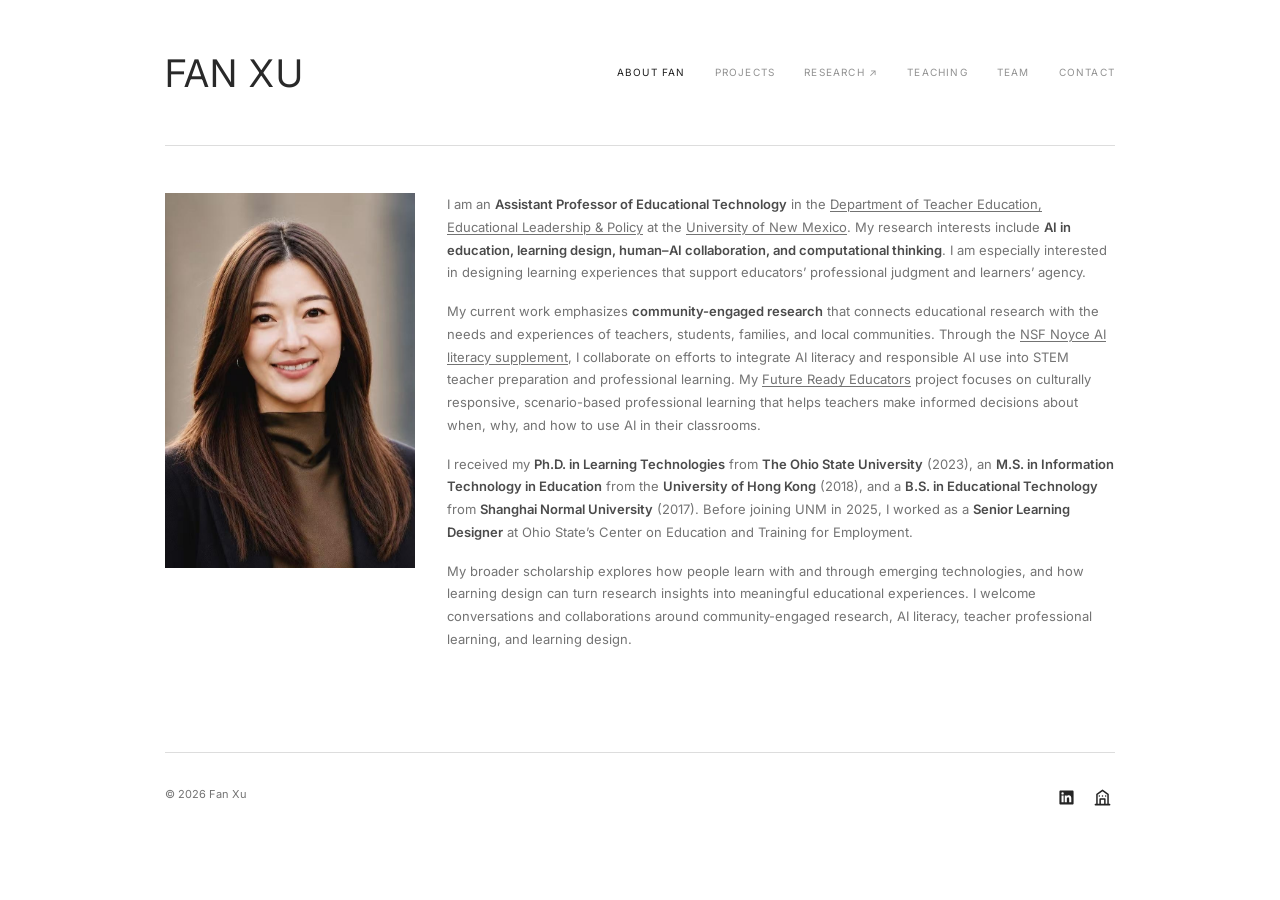
<file: index.html>
<!DOCTYPE html>

<html lang="en"><head><meta charset="utf-8"/><meta content="width=device-width,initial-scale=1" name="viewport"/><meta content="Fan Xu, Ph.D., Assistant Professor of Educational Technology at the University of New Mexico." name="description"/><title>About | Fan Xu</title><link href="style.css" rel="stylesheet"/><link href="favicon.svg" rel="icon" type="image/svg+xml"/></head><body><div class="site"><header class="header"><a class="wordmark" href="index.html">FAN XU</a><button aria-expanded="false" aria-label="Toggle navigation" class="menu">MENU</button><nav aria-label="Main navigation" class="nav"><a class="active" href="index.html">About Fan</a><a href="projects.html">Projects</a><a href="https://scholar.google.com/citations?user=4H2cnKAAAAAJ&amp;hl=en" rel="noopener noreferrer" target="_blank">Research ↗</a><a href="teaching.html">Teaching</a><a href="team.html">Team</a><a href="contact.html">Contact</a></nav></header><main><div class="about-grid"><div class="portrait-wrap"><img alt="Portrait of Fan Xu" class="portrait-photo" loading="eager" src="assets/fan-xu-portrait.jpg"/></div><div class="prose"><p>I am an <strong>Assistant Professor of Educational Technology</strong> in the <a href="https://coehs.unm.edu/departments-programs/teelp/index.html">Department of Teacher Education, Educational Leadership &amp; Policy</a> at the <a href="https://www.unm.edu/">University of New Mexico</a>. My research interests include <strong>AI in education, learning design, human–AI collaboration, and computational thinking</strong>. I am especially interested in designing learning experiences that support educators’ professional judgment and learners’ agency.</p><p>My current work emphasizes <strong>community-engaged research</strong> that connects educational research with the needs and experiences of teachers, students, families, and local communities. Through the <a href="project-nsf-noyce.html">NSF Noyce AI literacy supplement</a>, I collaborate on efforts to integrate AI literacy and responsible AI use into STEM teacher preparation and professional learning. My <a href="project-future-ready-educators.html">Future Ready Educators</a> project focuses on culturally responsive, scenario-based professional learning that helps teachers make informed decisions about when, why, and how to use AI in their classrooms.</p><p>I received my <strong>Ph.D. in Learning Technologies</strong> from <strong>The Ohio State University</strong> (2023), an <strong>M.S. in Information Technology in Education</strong> from the <strong>University of Hong Kong</strong> (2018), and a <strong>B.S. in Educational Technology</strong> from <strong>Shanghai Normal University</strong> (2017). Before joining UNM in 2025, I worked as a <strong>Senior Learning Designer</strong> at Ohio State’s Center on Education and Training for Employment.</p><p>My broader scholarship explores how people learn with and through emerging technologies, and how learning design can turn research insights into meaningful educational experiences. I welcome conversations and collaborations around community-engaged research, AI literacy, teacher professional learning, and learning design.</p></div></div></main><footer><span>© <span id="year">2026</span> Fan Xu</span><div><a aria-label="Fan Xu on LinkedIn" class="footer-icon" href="https://www.linkedin.com/in/fan-xu-osu3849/" rel="noopener noreferrer" target="_blank" title="Fan Xu on LinkedIn"><svg aria-hidden="true" fill="currentColor" height="17" viewbox="0 0 24 24" width="17"><path d="M20.45 2H3.55C2.69 2 2 2.68 2 3.52v16.96c0 .84.69 1.52 1.55 1.52h16.9c.86 0 1.55-.68 1.55-1.52V3.52C22 2.68 21.31 2 20.45 2ZM7.93 18.75H4.98V9.2h2.95v9.55ZM6.46 7.9a1.71 1.71 0 1 1 0-3.42 1.71 1.71 0 0 1 0 3.42Zm12.29 10.85H15.8v-4.64c0-1.11-.02-2.54-1.55-2.54-1.55 0-1.79 1.21-1.79 2.46v4.72H9.51V9.2h2.83v1.3h.04c.4-.75 1.36-1.54 2.79-1.54 2.99 0 3.58 1.97 3.58 4.53v5.26Z"></path></svg></a><a aria-label="Fan Xu UNM faculty profile" class="footer-icon" href="https://coehs.unm.edu/faculty-staff/profiles/xu-fan.html" rel="noopener noreferrer" target="_blank" title="Fan Xu — UNM Faculty Profile"><svg aria-hidden="true" fill="none" height="19" stroke="currentColor" stroke-linecap="round" stroke-linejoin="round" stroke-width="1.9" viewbox="0 0 24 24" width="19"><path d="M3 21h18M5 21V8l7-5 7 5v13M9 21v-7h6v7M8 10h.01M12 10h.01M16 10h.01"></path></svg></a></div></footer></div><script src="script.js"></script></body></html>
</file>
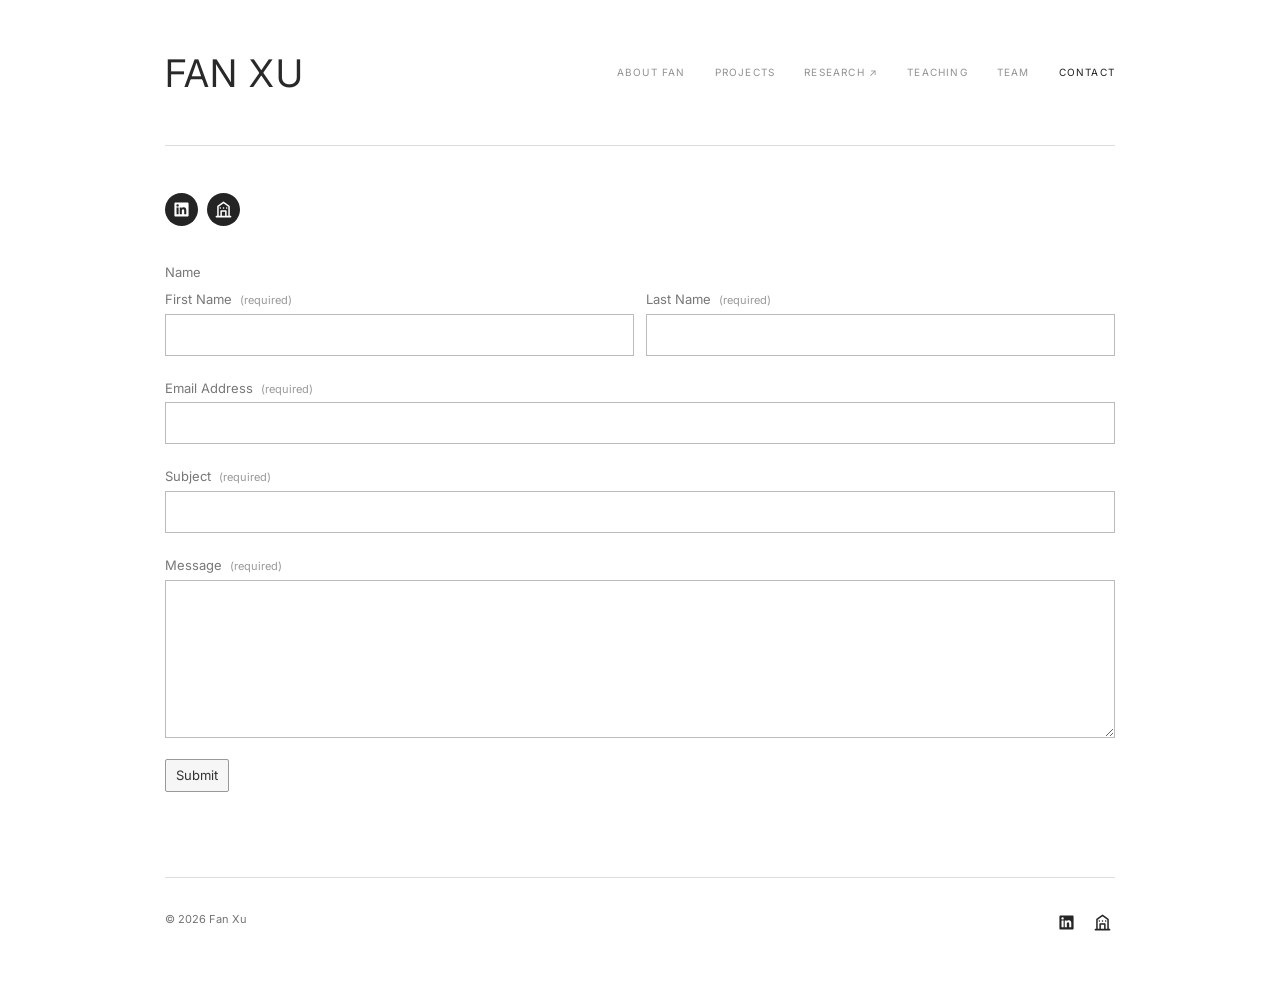
<file: contact.html>
<!DOCTYPE html>

<html lang="en"><head><meta charset="utf-8"/><meta content="width=device-width,initial-scale=1" name="viewport"/><meta content="Fan Xu, Ph.D., Assistant Professor of Educational Technology at the University of New Mexico." name="description"/><title>Contact | Fan Xu</title><link href="style.css" rel="stylesheet"/><link href="favicon.svg" rel="icon" type="image/svg+xml"/></head><body><div class="site"><header class="header"><a class="wordmark" href="index.html">FAN XU</a><button aria-expanded="false" aria-label="Toggle navigation" class="menu">MENU</button><nav aria-label="Main navigation" class="nav"><a href="index.html">About Fan</a><a href="projects.html">Projects</a><a href="https://scholar.google.com/citations?user=4H2cnKAAAAAJ&amp;hl=en" rel="noopener noreferrer" target="_blank">Research ↗</a><a href="teaching.html">Teaching</a><a href="team.html">Team</a><a class="active" href="contact.html">Contact</a></nav></header><main><div class="contact-social"><a aria-label="LinkedIn" href="https://www.linkedin.com/in/fan-xu-osu3849/" rel="noopener noreferrer" target="_blank" title="LinkedIn"><svg aria-hidden="true" fill="currentColor" height="17" viewbox="0 0 24 24" width="17"><path d="M20.45 2H3.55C2.69 2 2 2.68 2 3.52v16.96c0 .84.69 1.52 1.55 1.52h16.9c.86 0 1.55-.68 1.55-1.52V3.52C22 2.68 21.31 2 20.45 2ZM7.93 18.75H4.98V9.2h2.95v9.55ZM6.46 7.9a1.71 1.71 0 1 1 0-3.42 1.71 1.71 0 0 1 0 3.42Zm12.29 10.85H15.8v-4.64c0-1.11-.02-2.54-1.55-2.54-1.55 0-1.79 1.21-1.79 2.46v4.72H9.51V9.2h2.83v1.3h.04c.4-.75 1.36-1.54 2.79-1.54 2.99 0 3.58 1.97 3.58 4.53v5.26Z"></path></svg></a><a aria-label="UNM faculty profile" href="https://coehs.unm.edu/faculty-staff/profiles/xu-fan.html" rel="noopener noreferrer" target="_blank" title="UNM faculty profile"><svg aria-hidden="true" fill="none" height="19" stroke="currentColor" stroke-linecap="round" stroke-linejoin="round" stroke-width="1.9" viewbox="0 0 24 24" width="19"><path d="M3 21h18M5 21V8l7-5 7 5v13M9 21v-7h6v7M8 10h.01M12 10h.01M16 10h.01"></path></svg></a></div><form action="https://formsubmit.co/xufan.osu@outlook.com" class="contact-form" method="POST"><input name="_subject" type="hidden" value="New message from Fan Xu academic website"/><input name="_captcha" type="hidden" value="true"/><input aria-hidden="true" autocomplete="off" class="form-honey" name="_honey" tabindex="-1" type="text"/><div class="field-group"><div class="field-heading">Name</div><div class="name-row"><label>First Name <span>(required)</span><input autocomplete="given-name" name="First Name" required="" type="text"/></label><label>Last Name <span>(required)</span><input autocomplete="family-name" name="Last Name" required="" type="text"/></label></div></div><label class="field-group">Email Address <span>(required)</span><input autocomplete="email" name="email" required="" type="email"/></label><label class="field-group">Subject <span>(required)</span><input name="Subject" required="" type="text"/></label><label class="field-group">Message <span>(required)</span><textarea name="Message" required="" rows="6"></textarea></label><button class="form-submit" type="submit">Submit</button></form></main><footer><span>© <span id="year">2026</span> Fan Xu</span><div><a aria-label="Fan Xu on LinkedIn" class="footer-icon" href="https://www.linkedin.com/in/fan-xu-osu3849/" rel="noopener noreferrer" target="_blank" title="Fan Xu on LinkedIn"><svg aria-hidden="true" fill="currentColor" height="17" viewbox="0 0 24 24" width="17"><path d="M20.45 2H3.55C2.69 2 2 2.68 2 3.52v16.96c0 .84.69 1.52 1.55 1.52h16.9c.86 0 1.55-.68 1.55-1.52V3.52C22 2.68 21.31 2 20.45 2ZM7.93 18.75H4.98V9.2h2.95v9.55ZM6.46 7.9a1.71 1.71 0 1 1 0-3.42 1.71 1.71 0 0 1 0 3.42Zm12.29 10.85H15.8v-4.64c0-1.11-.02-2.54-1.55-2.54-1.55 0-1.79 1.21-1.79 2.46v4.72H9.51V9.2h2.83v1.3h.04c.4-.75 1.36-1.54 2.79-1.54 2.99 0 3.58 1.97 3.58 4.53v5.26Z"></path></svg></a><a aria-label="Fan Xu UNM faculty profile" class="footer-icon" href="https://coehs.unm.edu/faculty-staff/profiles/xu-fan.html" rel="noopener noreferrer" target="_blank" title="Fan Xu — UNM Faculty Profile"><svg aria-hidden="true" fill="none" height="19" stroke="currentColor" stroke-linecap="round" stroke-linejoin="round" stroke-width="1.9" viewbox="0 0 24 24" width="19"><path d="M3 21h18M5 21V8l7-5 7 5v13M9 21v-7h6v7M8 10h.01M12 10h.01M16 10h.01"></path></svg></a></div></footer></div><script src="script.js"></script></body></html>
</file>
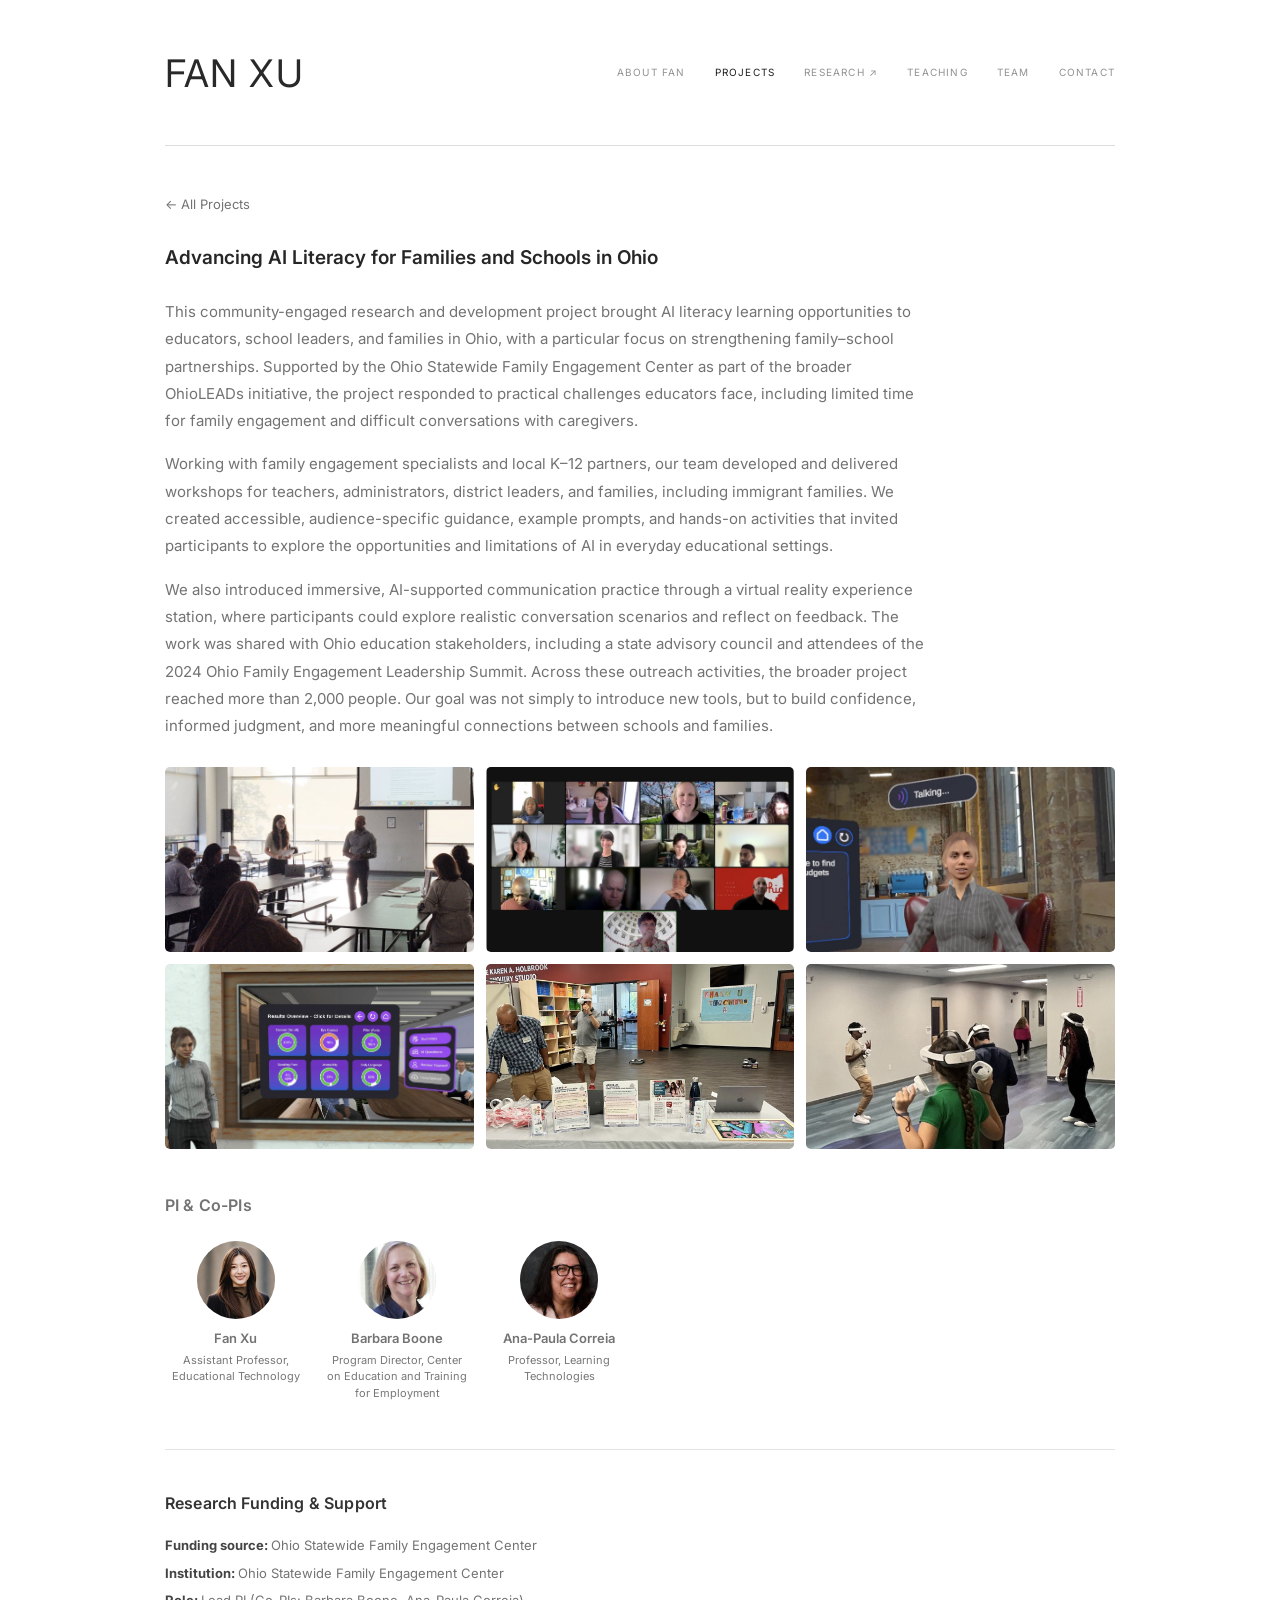
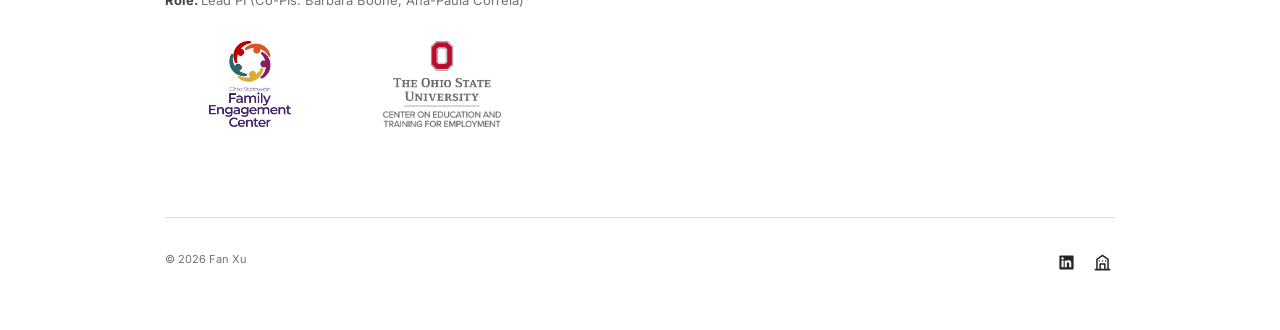
<file: project-family-ai-literacy.html>
<!DOCTYPE html>

<html lang="en"><head><meta charset="utf-8"/><meta content="width=device-width,initial-scale=1" name="viewport"/><meta content="Fan Xu, Ph.D., Assistant Professor of Educational Technology at the University of New Mexico." name="description"/><title>AI Literacy for Families | Fan Xu</title><link href="style.css" rel="stylesheet"/><link href="favicon.svg" rel="icon" type="image/svg+xml"/></head><body><div class="site"><header class="header"><a class="wordmark" href="index.html">FAN XU</a><button aria-expanded="false" aria-label="Toggle navigation" class="menu">MENU</button><nav aria-label="Main navigation" class="nav"><a href="index.html">About Fan</a><a class="active" href="projects.html">Projects</a><a href="https://scholar.google.com/citations?user=4H2cnKAAAAAJ&amp;hl=en" rel="noopener noreferrer" target="_blank">Research ↗</a><a href="teaching.html">Teaching</a><a href="team.html">Team</a><a href="contact.html">Contact</a></nav></header><main><p class="back-link"><a href="projects.html">← All Projects</a></p><h1 class="section-title">Advancing AI Literacy for Families and Schools in Ohio</h1><p class="project-summary">This community-engaged research and development project brought AI literacy learning opportunities to educators, school leaders, and families in Ohio, with a particular focus on strengthening family–school partnerships. Supported by the Ohio Statewide Family Engagement Center as part of the broader OhioLEADs initiative, the project responded to practical challenges educators face, including limited time for family engagement and difficult conversations with caregivers.</p><p class="project-summary">Working with family engagement specialists and local K–12 partners, our team developed and delivered workshops for teachers, administrators, district leaders, and families, including immigrant families. We created accessible, audience-specific guidance, example prompts, and hands-on activities that invited participants to explore the opportunities and limitations of AI in everyday educational settings.</p><p class="project-summary">We also introduced immersive, AI-supported communication practice through a virtual reality experience station, where participants could explore realistic conversation scenarios and reflect on feedback. The work was shared with Ohio education stakeholders, including a state advisory council and attendees of the 2024 Ohio Family Engagement Leadership Summit. Across these outreach activities, the broader project reached more than 2,000 people. Our goal was not simply to introduce new tools, but to build confidence, informed judgment, and more meaningful connections between schools and families.</p><section aria-label="Project workshop and virtual reality station photographs" class="family-photo-gallery"><figure><img alt="Facilitators leading an AI literacy workshop for educators and families" loading="lazy" src="assets/family-workshop-room.jpg"/></figure><figure><img alt="Online AI literacy workshop session with educators and family engagement partners" loading="lazy" src="assets/family-zoom-workshop.jpg"/></figure><figure><img alt="AI-supported virtual reality conversation practice with a virtual avatar" loading="lazy" src="assets/vr-avatar.jpg"/></figure><figure><img alt="Virtual reality feedback dashboard showing results for content, eye contact, filler words, and speaking pace" loading="lazy" src="assets/vr-results.jpg"/></figure><figure><img alt="Virtual reality experience station and AI literacy guides on a resource table" loading="lazy" src="assets/vr-table.jpg"/></figure><figure><img alt="Participants trying virtual reality headsets during an outreach event" loading="lazy" src="assets/vr-headsets.jpg"/></figure></section><section class="collaborators-detail"><h2>PI &amp; Co-PIs</h2><div class="copi-grid"><a class="copi-card" href="https://coehs.unm.edu/faculty-staff/profiles/xu-fan.html" rel="noopener noreferrer" target="_blank"><img alt="Fan Xu portrait" loading="lazy" onerror="this.style.display='none';this.nextElementSibling.style.display='flex';" src="assets/fan-xu-portrait.jpg"/><div aria-label="Portrait not yet available for Fan Xu" class="team-photo-fallback" style="display:none">FX</div><strong>Fan Xu</strong><span>Assistant Professor, Educational Technology</span></a><a class="copi-card" href="https://ehe.osu.edu/directory?id=boone.32" rel="noopener noreferrer" target="_blank"><img alt="Barbara Boone portrait" loading="lazy" src="assets/barbara-boone.jpg"/><strong>Barbara Boone</strong><span>Program Director, Center on Education and Training for Employment</span></a><a class="copi-card" href="https://www.ana-paulacorreia.com/" rel="noopener noreferrer" target="_blank"><img alt="Ana-Paula Correia portrait" loading="lazy" src="assets/ana-paula-correia.jpg"/><strong>Ana-Paula Correia</strong><span>Professor, Learning Technologies</span></a></div></section><section class="funding-detail"><h2>Research Funding &amp; Support</h2><div class="funding-source"><div><p><strong>Funding source: </strong>Ohio Statewide Family Engagement Center</p><p><strong>Institution: </strong>Ohio Statewide Family Engagement Center</p><p><strong>Role: </strong>Lead PI (Co-PIs: Barbara Boone, Ana-Paula Correia)</p></div></div><div class="sponsor-logos ohio-family-sponsor-logos"><a class="partner-logo-link" href="https://ohiofamiliesengage.osu.edu/" rel="noopener noreferrer" target="_blank"><img alt="Ohio Statewide Family Engagement Center logo" class="partner-logo" loading="lazy" src="assets/ohio-family-engagement-center.png"/></a><a class="partner-logo-link" href="https://cete.osu.edu/" rel="noopener noreferrer" target="_blank"><img alt="The Ohio State University Center on Education and Training for Employment logo" class="partner-logo" loading="lazy" src="assets/ohio-state-cete.png"/></a></div></section></main><footer><span>© <span id="year">2026</span> Fan Xu</span><div><a aria-label="Fan Xu on LinkedIn" class="footer-icon" href="https://www.linkedin.com/in/fan-xu-osu3849/" rel="noopener noreferrer" target="_blank" title="Fan Xu on LinkedIn"><svg aria-hidden="true" fill="currentColor" height="17" viewbox="0 0 24 24" width="17"><path d="M20.45 2H3.55C2.69 2 2 2.68 2 3.52v16.96c0 .84.69 1.52 1.55 1.52h16.9c.86 0 1.55-.68 1.55-1.52V3.52C22 2.68 21.31 2 20.45 2ZM7.93 18.75H4.98V9.2h2.95v9.55ZM6.46 7.9a1.71 1.71 0 1 1 0-3.42 1.71 1.71 0 0 1 0 3.42Zm12.29 10.85H15.8v-4.64c0-1.11-.02-2.54-1.55-2.54-1.55 0-1.79 1.21-1.79 2.46v4.72H9.51V9.2h2.83v1.3h.04c.4-.75 1.36-1.54 2.79-1.54 2.99 0 3.58 1.97 3.58 4.53v5.26Z"></path></svg></a><a aria-label="Fan Xu UNM faculty profile" class="footer-icon" href="https://coehs.unm.edu/faculty-staff/profiles/xu-fan.html" rel="noopener noreferrer" target="_blank" title="Fan Xu — UNM Faculty Profile"><svg aria-hidden="true" fill="none" height="19" stroke="currentColor" stroke-linecap="round" stroke-linejoin="round" stroke-width="1.9" viewbox="0 0 24 24" width="19"><path d="M3 21h18M5 21V8l7-5 7 5v13M9 21v-7h6v7M8 10h.01M12 10h.01M16 10h.01"></path></svg></a></div></footer></div><script src="script.js"></script></body></html>
</file>
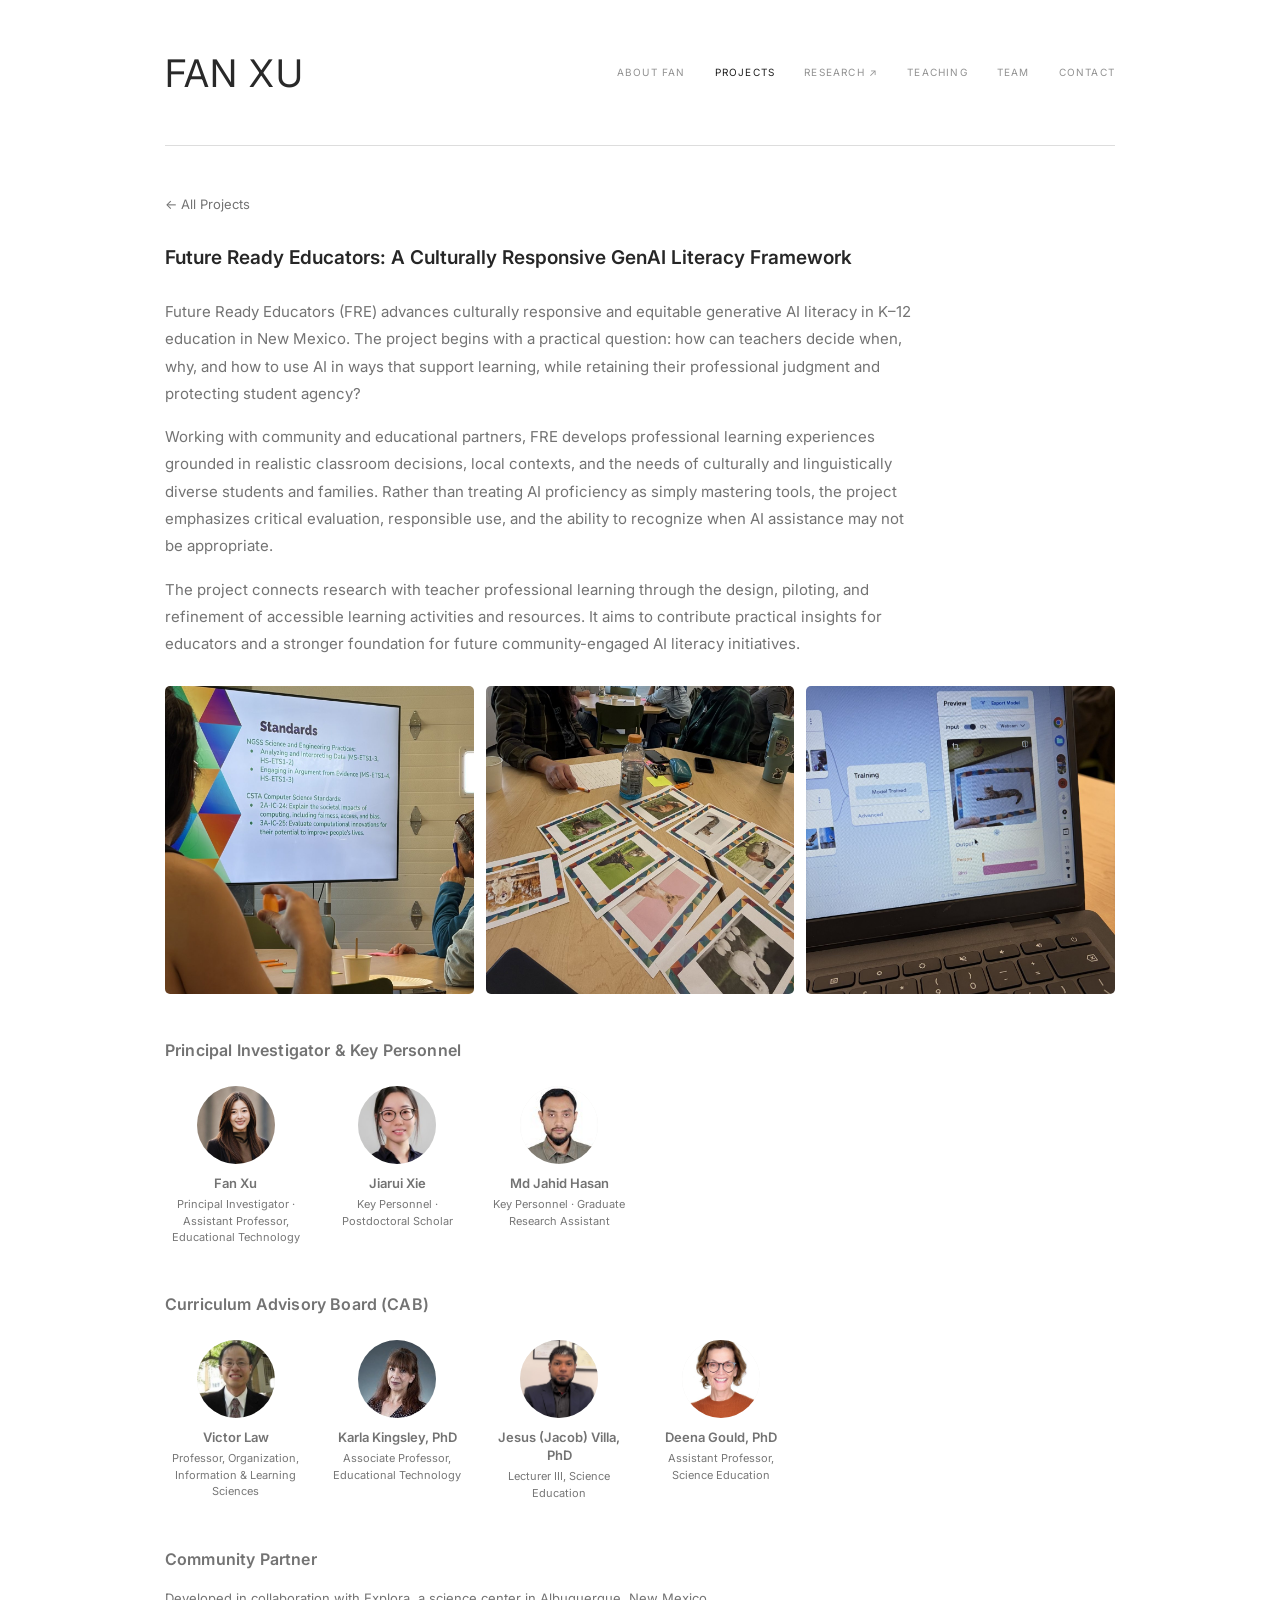
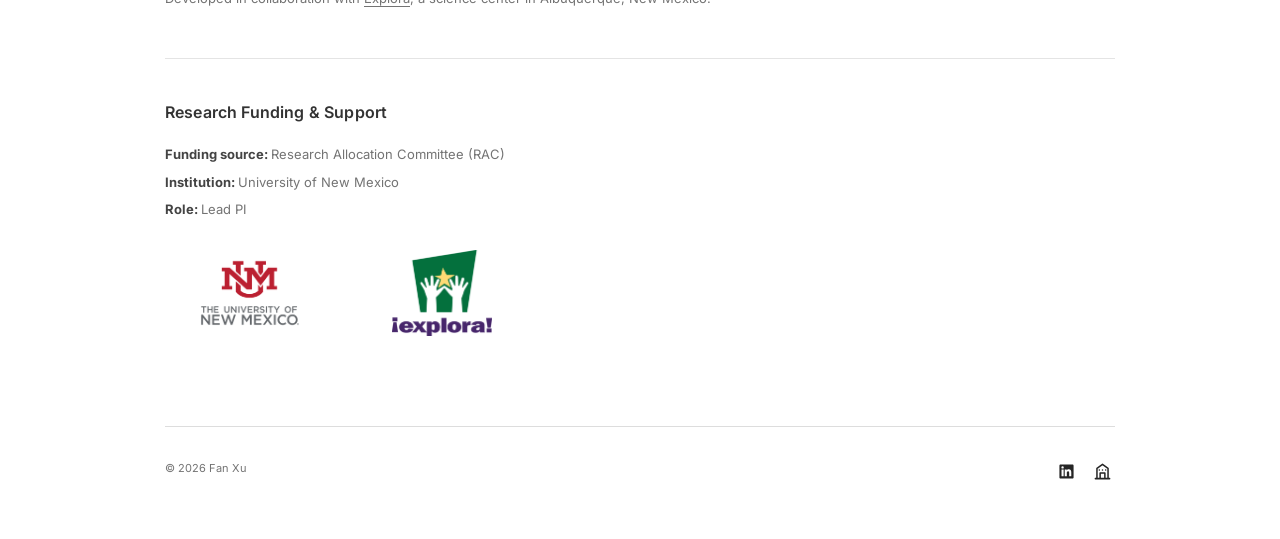
<file: project-future-ready-educators.html>
<!DOCTYPE html>

<html lang="en"><head><meta charset="utf-8"/><meta content="width=device-width,initial-scale=1" name="viewport"/><meta content="Fan Xu, Ph.D., Assistant Professor of Educational Technology at the University of New Mexico." name="description"/><title>Future Ready Educators | Fan Xu</title><link href="style.css" rel="stylesheet"/><link href="favicon.svg" rel="icon" type="image/svg+xml"/></head><body><div class="site"><header class="header"><a class="wordmark" href="index.html">FAN XU</a><button aria-expanded="false" aria-label="Toggle navigation" class="menu">MENU</button><nav aria-label="Main navigation" class="nav"><a href="index.html">About Fan</a><a class="active" href="projects.html">Projects</a><a href="https://scholar.google.com/citations?user=4H2cnKAAAAAJ&amp;hl=en" rel="noopener noreferrer" target="_blank">Research ↗</a><a href="teaching.html">Teaching</a><a href="team.html">Team</a><a href="contact.html">Contact</a></nav></header><main><p class="back-link"><a href="projects.html">← All Projects</a></p><h1 class="section-title">Future Ready Educators: A Culturally Responsive GenAI Literacy Framework</h1><p class="project-summary">Future Ready Educators (FRE) advances culturally responsive and equitable generative AI literacy in K–12 education in New Mexico. The project begins with a practical question: how can teachers decide when, why, and how to use AI in ways that support learning, while retaining their professional judgment and protecting student agency?</p><p class="project-summary">Working with community and educational partners, FRE develops professional learning experiences grounded in realistic classroom decisions, local contexts, and the needs of culturally and linguistically diverse students and families. Rather than treating AI proficiency as simply mastering tools, the project emphasizes critical evaluation, responsible use, and the ability to recognize when AI assistance may not be appropriate.</p><p class="project-summary">The project connects research with teacher professional learning through the design, piloting, and refinement of accessible learning activities and resources. It aims to contribute practical insights for educators and a stronger foundation for future community-engaged AI literacy initiatives.</p><section aria-label="Future Ready Educators workshop photographs" class="fre-photo-gallery"><figure><img alt="Workshop presentation about STEM and computer science standards" loading="lazy" src="assets/fre-workshop-standards.jpg"/></figure><figure><img alt="Educators participating in a hands-on workshop with image cards" loading="lazy" src="assets/fre-workshop-activity.jpg"/></figure><figure><img alt="AI image classification activity using a webcam" loading="lazy" src="assets/fre-ai-classification.jpg"/></figure></section><section class="collaborators-detail"><h2>Principal Investigator &amp; Key Personnel</h2><div class="copi-grid"><a class="copi-card" href="https://coehs.unm.edu/faculty-staff/profiles/xu-fan.html" rel="noopener noreferrer" target="_blank"><img alt="Fan Xu portrait" loading="lazy" onerror="this.style.display='none';this.nextElementSibling.style.display='flex';" src="assets/fan-xu-portrait.jpg"/><div aria-label="Portrait not yet available for Fan Xu" class="team-photo-fallback" style="display:none">FX</div><strong>Fan Xu</strong><span>Principal Investigator · Assistant Professor, Educational Technology</span></a><a class="copi-card" href="https://cete.osu.edu/jiarui/" rel="noopener noreferrer" target="_blank"><img alt="Jiarui Xie portrait" loading="lazy" src="assets/jiarui-xie.jpg"/><strong>Jiarui Xie</strong><span>Key Personnel · Postdoctoral Scholar</span></a><div class="copi-card"><img alt="Md Jahid Hasan portrait" loading="lazy" src="assets/md-jahid-hasan.jpg"/><strong>Md Jahid Hasan</strong><span>Key Personnel · Graduate Research Assistant</span></div></div></section><section class="collaborators-detail"><h2>Curriculum Advisory Board (CAB)</h2><div class="copi-grid"><a class="copi-card" href="https://scholar.google.com/citations?user=Iu0pixgAAAAJ&amp;hl=en" rel="noopener noreferrer" target="_blank"><img alt="Victor Law portrait" loading="lazy" src="assets/victor-law.jpg"/><strong>Victor Law</strong><span>Professor, Organization, Information &amp; Learning Sciences</span></a><a class="copi-card" href="https://coehs.unm.edu/faculty-staff/profiles/kingsley-karla.html" rel="noopener noreferrer" target="_blank"><img alt="Karla Kingsley portrait" loading="lazy" src="assets/karla-kingsley.jpg"/><strong>Karla Kingsley, PhD</strong><span>Associate Professor, Educational Technology</span></a><a class="copi-card" href="https://coehs.unm.edu/faculty-staff/profiles/villa-jesus-jacob.html" rel="noopener noreferrer" target="_blank"><img alt="Jesus (Jacob) Villa portrait" loading="lazy" src="assets/jesus-jacob-villa.jpg"/><strong>Jesus (Jacob) Villa, PhD</strong><span>Lecturer III, Science Education</span></a><a class="copi-card" href="https://coehs.unm.edu/faculty-staff/profiles/gould-deena.html" rel="noopener noreferrer" target="_blank"><img alt="Deena Gould portrait" loading="lazy" src="assets/deena-gould.jpg"/><strong>Deena Gould, PhD</strong><span>Assistant Professor, Science Education</span></a></div></section><section class="collaborators-detail"><h2>Community Partner</h2><p>Developed in collaboration with <a href="https://www.explora.us/" rel="noopener noreferrer" target="_blank">Explora</a>, a science center in Albuquerque, New Mexico.</p></section><section class="funding-detail"><h2>Research Funding &amp; Support</h2><div class="funding-source"><div><p><strong>Funding source: </strong>Research Allocation Committee (RAC)</p><p><strong>Institution: </strong>University of New Mexico</p><p><strong>Role: </strong>Lead PI</p></div></div><div class="sponsor-logos"><a aria-label="University of New Mexico website" class="funding-logo-link" href="https://www.unm.edu/" rel="noopener noreferrer" target="_blank"><img alt="University of New Mexico logo" class="partner-logo" src="assets/unm-logo.png"/></a><a class="partner-logo-link" href="https://www.explora.us/" rel="noopener noreferrer" target="_blank"><img alt="Explora logo" class="partner-logo explora-logo" src="assets/explora-logo.png"/></a></div></section></main><footer><span>© <span id="year">2026</span> Fan Xu</span><div><a aria-label="Fan Xu on LinkedIn" class="footer-icon" href="https://www.linkedin.com/in/fan-xu-osu3849/" rel="noopener noreferrer" target="_blank" title="Fan Xu on LinkedIn"><svg aria-hidden="true" fill="currentColor" height="17" viewbox="0 0 24 24" width="17"><path d="M20.45 2H3.55C2.69 2 2 2.68 2 3.52v16.96c0 .84.69 1.52 1.55 1.52h16.9c.86 0 1.55-.68 1.55-1.52V3.52C22 2.68 21.31 2 20.45 2ZM7.93 18.75H4.98V9.2h2.95v9.55ZM6.46 7.9a1.71 1.71 0 1 1 0-3.42 1.71 1.71 0 0 1 0 3.42Zm12.29 10.85H15.8v-4.64c0-1.11-.02-2.54-1.55-2.54-1.55 0-1.79 1.21-1.79 2.46v4.72H9.51V9.2h2.83v1.3h.04c.4-.75 1.36-1.54 2.79-1.54 2.99 0 3.58 1.97 3.58 4.53v5.26Z"></path></svg></a><a aria-label="Fan Xu UNM faculty profile" class="footer-icon" href="https://coehs.unm.edu/faculty-staff/profiles/xu-fan.html" rel="noopener noreferrer" target="_blank" title="Fan Xu — UNM Faculty Profile"><svg aria-hidden="true" fill="none" height="19" stroke="currentColor" stroke-linecap="round" stroke-linejoin="round" stroke-width="1.9" viewbox="0 0 24 24" width="19"><path d="M3 21h18M5 21V8l7-5 7 5v13M9 21v-7h6v7M8 10h.01M12 10h.01M16 10h.01"></path></svg></a></div></footer></div><script src="script.js"></script></body></html>
</file>
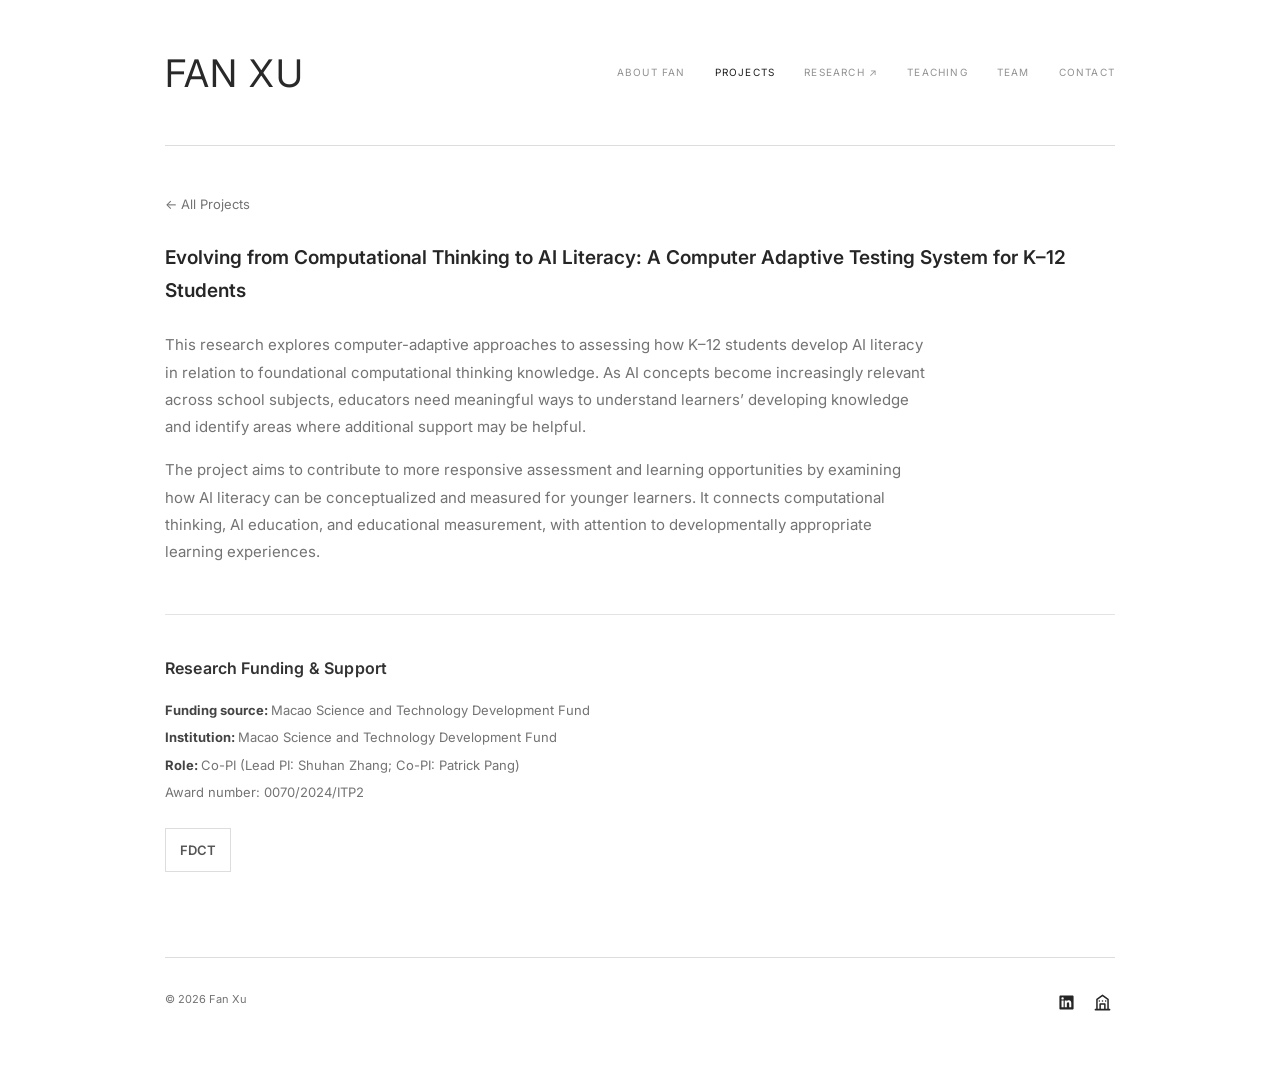
<file: project-k12-ai-literacy.html>
<!DOCTYPE html>

<html lang="en"><head><meta charset="utf-8"/><meta content="width=device-width,initial-scale=1" name="viewport"/><meta content="Fan Xu, Ph.D., Assistant Professor of Educational Technology at the University of New Mexico." name="description"/><title>K–12 AI Literacy | Fan Xu</title><link href="style.css" rel="stylesheet"/><link href="favicon.svg" rel="icon" type="image/svg+xml"/></head><body><div class="site"><header class="header"><a class="wordmark" href="index.html">FAN XU</a><button aria-expanded="false" aria-label="Toggle navigation" class="menu">MENU</button><nav aria-label="Main navigation" class="nav"><a href="index.html">About Fan</a><a class="active" href="projects.html">Projects</a><a href="https://scholar.google.com/citations?user=4H2cnKAAAAAJ&amp;hl=en" rel="noopener noreferrer" target="_blank">Research ↗</a><a href="teaching.html">Teaching</a><a href="team.html">Team</a><a href="contact.html">Contact</a></nav></header><main><p class="back-link"><a href="projects.html">← All Projects</a></p><h1 class="section-title">Evolving from Computational Thinking to AI Literacy: A Computer Adaptive Testing System for K–12 Students</h1><p class="project-summary">This research explores computer-adaptive approaches to assessing how K–12 students develop AI literacy in relation to foundational computational thinking knowledge. As AI concepts become increasingly relevant across school subjects, educators need meaningful ways to understand learners’ developing knowledge and identify areas where additional support may be helpful.</p><p class="project-summary">The project aims to contribute to more responsive assessment and learning opportunities by examining how AI literacy can be conceptualized and measured for younger learners. It connects computational thinking, AI education, and educational measurement, with attention to developmentally appropriate learning experiences.</p><section class="funding-detail"><h2>Research Funding &amp; Support</h2><div class="funding-source"><div><p><strong>Funding source: </strong>Macao Science and Technology Development Fund</p><p><strong>Institution: </strong>Macao Science and Technology Development Fund</p><p><strong>Role: </strong>Co-PI (Lead PI: Shuhan Zhang; Co-PI: Patrick Pang)</p><p>Award number: 0070/2024/ITP2</p></div></div><div class="sponsor-logos"><div class="funding-logo">FDCT</div></div></section></main><footer><span>© <span id="year">2026</span> Fan Xu</span><div><a aria-label="Fan Xu on LinkedIn" class="footer-icon" href="https://www.linkedin.com/in/fan-xu-osu3849/" rel="noopener noreferrer" target="_blank" title="Fan Xu on LinkedIn"><svg aria-hidden="true" fill="currentColor" height="17" viewbox="0 0 24 24" width="17"><path d="M20.45 2H3.55C2.69 2 2 2.68 2 3.52v16.96c0 .84.69 1.52 1.55 1.52h16.9c.86 0 1.55-.68 1.55-1.52V3.52C22 2.68 21.31 2 20.45 2ZM7.93 18.75H4.98V9.2h2.95v9.55ZM6.46 7.9a1.71 1.71 0 1 1 0-3.42 1.71 1.71 0 0 1 0 3.42Zm12.29 10.85H15.8v-4.64c0-1.11-.02-2.54-1.55-2.54-1.55 0-1.79 1.21-1.79 2.46v4.72H9.51V9.2h2.83v1.3h.04c.4-.75 1.36-1.54 2.79-1.54 2.99 0 3.58 1.97 3.58 4.53v5.26Z"></path></svg></a><a aria-label="Fan Xu UNM faculty profile" class="footer-icon" href="https://coehs.unm.edu/faculty-staff/profiles/xu-fan.html" rel="noopener noreferrer" target="_blank" title="Fan Xu — UNM Faculty Profile"><svg aria-hidden="true" fill="none" height="19" stroke="currentColor" stroke-linecap="round" stroke-linejoin="round" stroke-width="1.9" viewbox="0 0 24 24" width="19"><path d="M3 21h18M5 21V8l7-5 7 5v13M9 21v-7h6v7M8 10h.01M12 10h.01M16 10h.01"></path></svg></a></div></footer></div><script src="script.js"></script></body></html>
</file>
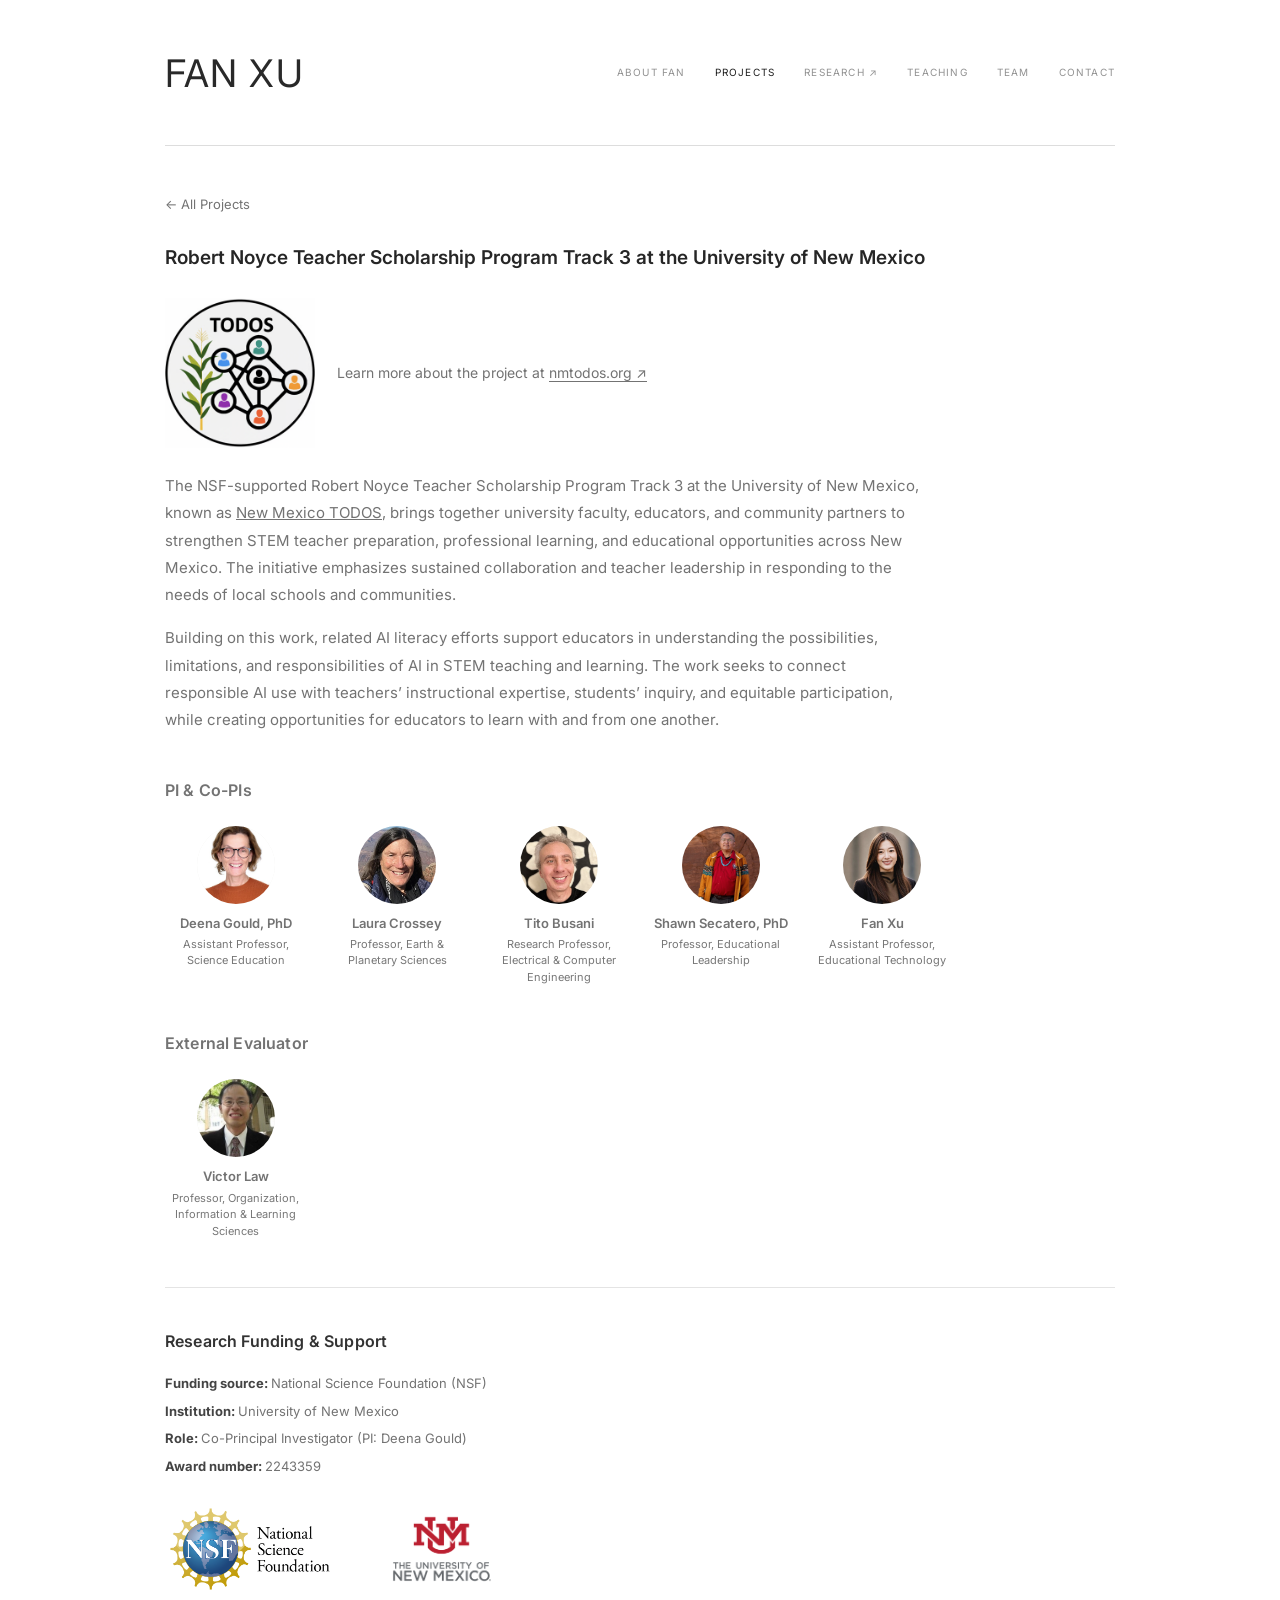
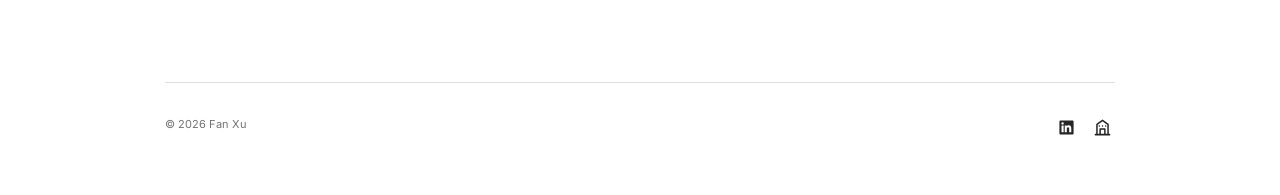
<file: project-nsf-noyce.html>
<!DOCTYPE html>

<html lang="en"><head><meta charset="utf-8"/><meta content="width=device-width,initial-scale=1" name="viewport"/><meta content="Fan Xu, Ph.D., Assistant Professor of Educational Technology at the University of New Mexico." name="description"/><title>NSF Noyce AI Literacy Supplement | Fan Xu</title><link href="style.css" rel="stylesheet"/><link href="favicon.svg" rel="icon" type="image/svg+xml"/></head><body><div class="site"><header class="header"><a class="wordmark" href="index.html">FAN XU</a><button aria-expanded="false" aria-label="Toggle navigation" class="menu">MENU</button><nav aria-label="Main navigation" class="nav"><a href="index.html">About Fan</a><a class="active" href="projects.html">Projects</a><a href="https://scholar.google.com/citations?user=4H2cnKAAAAAJ&amp;hl=en" rel="noopener noreferrer" target="_blank">Research ↗</a><a href="teaching.html">Teaching</a><a href="team.html">Team</a><a href="contact.html">Contact</a></nav></header><main><p class="back-link"><a href="projects.html">← All Projects</a></p><h1 class="section-title">Robert Noyce Teacher Scholarship Program Track 3 at the University of New Mexico</h1><section class="todos-hero"><a aria-label="New Mexico TODOS website" class="todos-hero-logo" href="https://nmtodos.org/" rel="noopener noreferrer" target="_blank"><img alt="TODOS project logo" src="assets/todos-logo.png"/></a><p>Learn more about the project at <a href="https://nmtodos.org/" rel="noopener noreferrer" target="_blank">nmtodos.org ↗</a></p></section><p class="project-summary">The NSF-supported Robert Noyce Teacher Scholarship Program Track 3 at the University of New Mexico, known as <a href="https://nmtodos.org/" rel="noopener noreferrer" target="_blank">New Mexico TODOS</a>, brings together university faculty, educators, and community partners to strengthen STEM teacher preparation, professional learning, and educational opportunities across New Mexico. The initiative emphasizes sustained collaboration and teacher leadership in responding to the needs of local schools and communities.</p><p class="project-summary">Building on this work, related AI literacy efforts support educators in understanding the possibilities, limitations, and responsibilities of AI in STEM teaching and learning. The work seeks to connect responsible AI use with teachers’ instructional expertise, students’ inquiry, and equitable participation, while creating opportunities for educators to learn with and from one another.</p><section class="collaborators-detail"><h2>PI &amp; Co-PIs</h2><div class="copi-grid"><a class="copi-card" href="https://coehs.unm.edu/faculty-staff/profiles/gould-deena.html" rel="noopener noreferrer" target="_blank"><img alt="Deena Gould portrait" loading="lazy" src="assets/deena-gould.jpg"/><strong>Deena Gould, PhD</strong><span>Assistant Professor, Science Education</span></a><a class="copi-card" href="https://eps.unm.edu/people/faculty/profile/laura-crossey.html" rel="noopener noreferrer" target="_blank"><img alt="Laura Crossey portrait" loading="lazy" src="assets/laura-crossey.jpg"/><strong>Laura Crossey</strong><span>Professor, Earth &amp; Planetary Sciences</span></a><a class="copi-card" href="https://cbe.unm.edu/faculty-staff/secondary-appointments/tito-busani.html" rel="noopener noreferrer" target="_blank"><img alt="Tito Busani portrait" loading="lazy" src="assets/tito-busani.jpg"/><strong>Tito Busani</strong><span>Research Professor, Electrical &amp; Computer Engineering</span></a><a class="copi-card" href="https://coehs.unm.edu/faculty-staff/profiles/secatero-shawn.html" rel="noopener noreferrer" target="_blank"><img alt="Shawn Secatero portrait" loading="lazy" src="assets/shawn-secatero.jpg"/><strong>Shawn Secatero, PhD</strong><span>Professor, Educational Leadership</span></a><a class="copi-card" href="https://coehs.unm.edu/faculty-staff/profiles/xu-fan.html" rel="noopener noreferrer" target="_blank"><img alt="Fan Xu portrait" loading="lazy" onerror="this.style.display='none';this.nextElementSibling.style.display='flex';" src="assets/fan-xu-portrait.jpg"/><div aria-label="Portrait not yet available for Fan Xu" class="team-photo-fallback" style="display:none">FX</div><strong>Fan Xu</strong><span>Assistant Professor, Educational Technology</span></a></div></section><section class="collaborators-detail"><h2>External Evaluator</h2><div class="copi-grid"><a class="copi-card" href="https://scholar.google.com/citations?user=Iu0pixgAAAAJ&amp;hl=en" rel="noopener noreferrer" target="_blank"><img alt="Victor Law portrait" loading="lazy" src="assets/victor-law.jpg"/><strong>Victor Law</strong><span>Professor, Organization, Information &amp; Learning Sciences</span></a></div></section><section class="funding-detail"><h2>Research Funding &amp; Support</h2><div class="funding-source"><div><p><strong>Funding source: </strong>National Science Foundation (NSF)</p><p><strong>Institution: </strong>University of New Mexico</p><p><strong>Role: </strong>Co-Principal Investigator (PI: Deena Gould)</p><p><strong>Award number: </strong>2243359</p></div></div><div class="sponsor-logos"><a aria-label="National Science Foundation website" class="funding-logo-link" href="https://www.nsf.gov/" rel="noopener noreferrer" target="_blank"><img alt="National Science Foundation logo" class="partner-logo nsf-noyce-logo" src="assets/nsf-logo.png"/></a><a aria-label="University of New Mexico website" class="funding-logo-link" href="https://www.unm.edu/" rel="noopener noreferrer" target="_blank"><img alt="University of New Mexico logo" class="partner-logo" src="assets/unm-logo.png"/></a></div></section></main><footer><span>© <span id="year">2026</span> Fan Xu</span><div><a aria-label="Fan Xu on LinkedIn" class="footer-icon" href="https://www.linkedin.com/in/fan-xu-osu3849/" rel="noopener noreferrer" target="_blank" title="Fan Xu on LinkedIn"><svg aria-hidden="true" fill="currentColor" height="17" viewbox="0 0 24 24" width="17"><path d="M20.45 2H3.55C2.69 2 2 2.68 2 3.52v16.96c0 .84.69 1.52 1.55 1.52h16.9c.86 0 1.55-.68 1.55-1.52V3.52C22 2.68 21.31 2 20.45 2ZM7.93 18.75H4.98V9.2h2.95v9.55ZM6.46 7.9a1.71 1.71 0 1 1 0-3.42 1.71 1.71 0 0 1 0 3.42Zm12.29 10.85H15.8v-4.64c0-1.11-.02-2.54-1.55-2.54-1.55 0-1.79 1.21-1.79 2.46v4.72H9.51V9.2h2.83v1.3h.04c.4-.75 1.36-1.54 2.79-1.54 2.99 0 3.58 1.97 3.58 4.53v5.26Z"></path></svg></a><a aria-label="Fan Xu UNM faculty profile" class="footer-icon" href="https://coehs.unm.edu/faculty-staff/profiles/xu-fan.html" rel="noopener noreferrer" target="_blank" title="Fan Xu — UNM Faculty Profile"><svg aria-hidden="true" fill="none" height="19" stroke="currentColor" stroke-linecap="round" stroke-linejoin="round" stroke-width="1.9" viewbox="0 0 24 24" width="19"><path d="M3 21h18M5 21V8l7-5 7 5v13M9 21v-7h6v7M8 10h.01M12 10h.01M16 10h.01"></path></svg></a></div></footer></div><script src="script.js"></script></body></html>
</file>
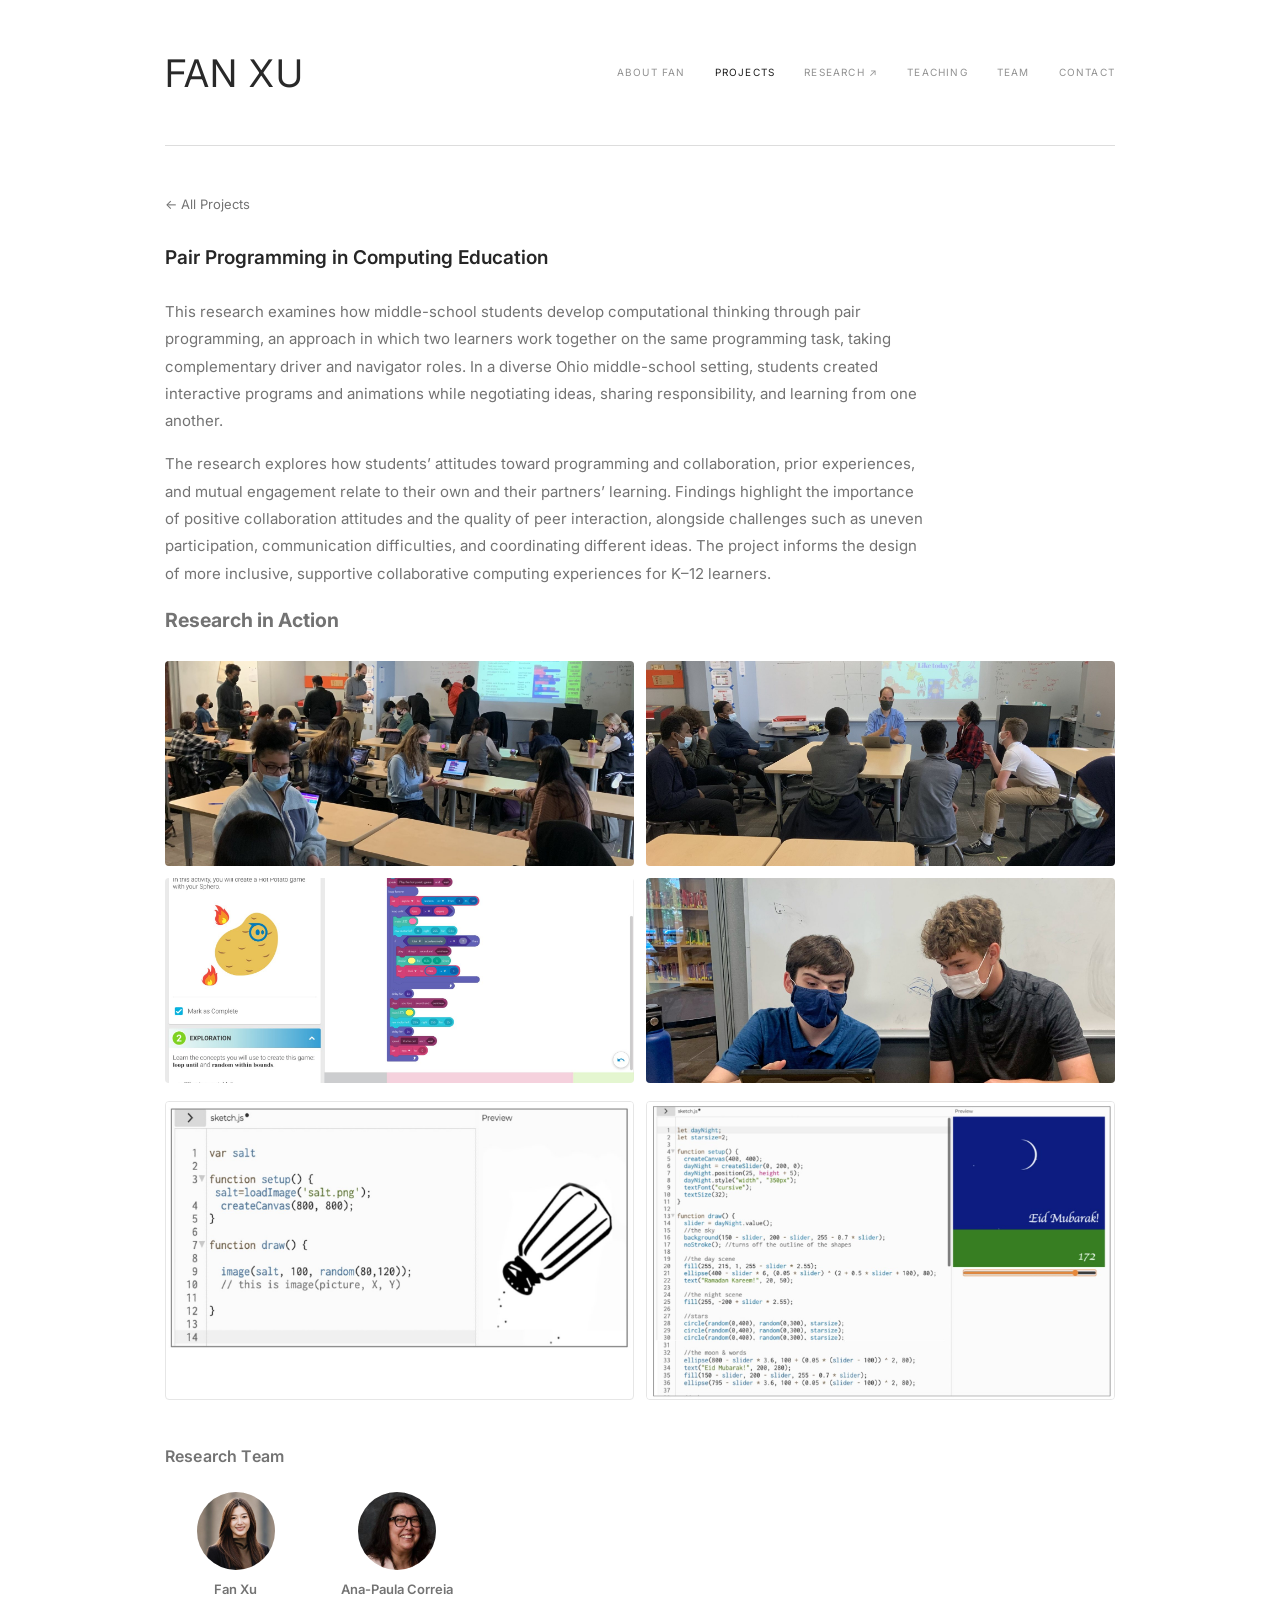
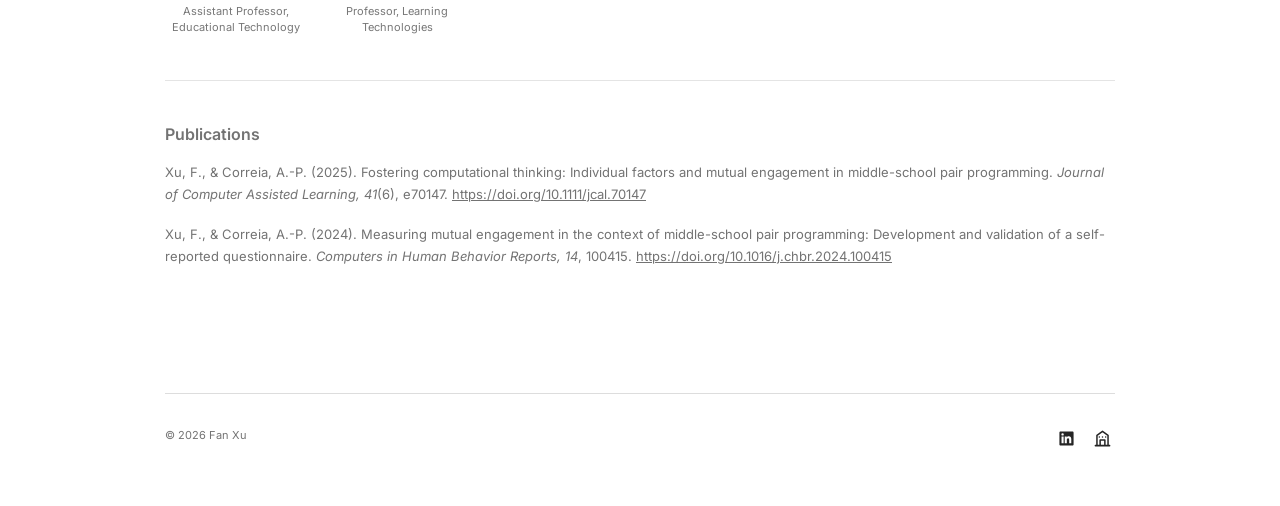
<file: project-pair-programming.html>
<!DOCTYPE html>

<html lang="en"><head><meta charset="utf-8"/><meta content="width=device-width,initial-scale=1" name="viewport"/><meta content="Fan Xu, Ph.D., Assistant Professor of Educational Technology at the University of New Mexico." name="description"/><title>Pair Programming in Computing Education | Fan Xu</title><link href="style.css" rel="stylesheet"/><link href="favicon.svg" rel="icon" type="image/svg+xml"/></head><body><div class="site"><header class="header"><a class="wordmark" href="index.html">FAN XU</a><button aria-expanded="false" aria-label="Toggle navigation" class="menu">MENU</button><nav aria-label="Main navigation" class="nav"><a href="index.html">About Fan</a><a class="active" href="projects.html">Projects</a><a href="https://scholar.google.com/citations?user=4H2cnKAAAAAJ&amp;hl=en" rel="noopener noreferrer" target="_blank">Research ↗</a><a href="teaching.html">Teaching</a><a href="team.html">Team</a><a href="contact.html">Contact</a></nav></header><main><p class="back-link"><a href="projects.html">← All Projects</a></p><h1 class="section-title">Pair Programming in Computing Education</h1><p class="project-summary">This research examines how middle-school students develop computational thinking through pair programming, an approach in which two learners work together on the same programming task, taking complementary driver and navigator roles. In a diverse Ohio middle-school setting, students created interactive programs and animations while negotiating ideas, sharing responsibility, and learning from one another.</p><p class="project-summary">The research explores how students’ attitudes toward programming and collaboration, prior experiences, and mutual engagement relate to their own and their partners’ learning. Findings highlight the importance of positive collaboration attitudes and the quality of peer interaction, alongside challenges such as uneven participation, communication difficulties, and coordinating different ideas. The project informs the design of more inclusive, supportive collaborative computing experiences for K–12 learners.</p><h2>Research in Action</h2><section aria-label="Pair programming and educational robotics research photographs" class="pair-photo-gallery"><figure><img alt="Students participating in collaborative computing and robotics learning" loading="lazy" src="assets/pair-classroom.jpg"/></figure><figure><img alt="Students taking part in a facilitated classroom discussion" loading="lazy" src="assets/pair-discussion.jpg"/></figure><figure><img alt="Block-based programming activity for a Sphero robot" loading="lazy" src="assets/pair-programming-screen.jpg"/></figure><figure><img alt="Two students collaborating on a tablet during a programming activity" loading="lazy" src="assets/pair-students.jpg"/></figure></section><section aria-label="Student programming examples" class="pair-code-gallery"><figure><img alt="p5.js code that loads and draws a salt shaker image, with a preview of the result" loading="lazy" src="assets/pair-code-salt.jpg"/></figure><figure><img alt="p5.js code for an interactive day-and-night greeting card with a slider, with a preview of the result" loading="lazy" src="assets/pair-code-eid.jpg"/></figure></section><section class="collaborators-detail"><h2>Research Team</h2><div class="copi-grid"><a class="copi-card" href="https://coehs.unm.edu/faculty-staff/profiles/xu-fan.html" rel="noopener noreferrer" target="_blank"><img alt="Fan Xu portrait" loading="lazy" src="assets/fan-xu-portrait.jpg"/><strong>Fan Xu</strong><span>Assistant Professor, Educational Technology</span></a><a class="copi-card" href="https://www.ana-paulacorreia.com/" rel="noopener noreferrer" target="_blank"><img alt="Ana-Paula Correia portrait" loading="lazy" src="assets/ana-paula-correia.jpg"/><strong>Ana-Paula Correia</strong><span>Professor, Learning Technologies</span></a></div></section><section class="publications-detail"><h2>Publications</h2><p class="publication-entry">Xu, F., &amp; Correia, A.-P. (2025). Fostering computational thinking: Individual factors and mutual engagement in middle-school pair programming. <em>Journal of Computer Assisted Learning, 41</em>(6), e70147. <a href="https://doi.org/10.1111/jcal.70147" rel="noopener noreferrer" target="_blank">https://doi.org/10.1111/jcal.70147</a></p><p class="publication-entry">Xu, F., &amp; Correia, A.-P. (2024). Measuring mutual engagement in the context of middle-school pair programming: Development and validation of a self-reported questionnaire. <em>Computers in Human Behavior Reports, 14</em>, 100415. <a href="https://doi.org/10.1016/j.chbr.2024.100415" rel="noopener noreferrer" target="_blank">https://doi.org/10.1016/j.chbr.2024.100415</a></p></section></main><footer><span>© <span id="year">2026</span> Fan Xu</span><div><a aria-label="Fan Xu on LinkedIn" class="footer-icon" href="https://www.linkedin.com/in/fan-xu-osu3849/" rel="noopener noreferrer" target="_blank" title="Fan Xu on LinkedIn"><svg aria-hidden="true" fill="currentColor" height="17" viewbox="0 0 24 24" width="17"><path d="M20.45 2H3.55C2.69 2 2 2.68 2 3.52v16.96c0 .84.69 1.52 1.55 1.52h16.9c.86 0 1.55-.68 1.55-1.52V3.52C22 2.68 21.31 2 20.45 2ZM7.93 18.75H4.98V9.2h2.95v9.55ZM6.46 7.9a1.71 1.71 0 1 1 0-3.42 1.71 1.71 0 0 1 0 3.42Zm12.29 10.85H15.8v-4.64c0-1.11-.02-2.54-1.55-2.54-1.55 0-1.79 1.21-1.79 2.46v4.72H9.51V9.2h2.83v1.3h.04c.4-.75 1.36-1.54 2.79-1.54 2.99 0 3.58 1.97 3.58 4.53v5.26Z"></path></svg></a><a aria-label="Fan Xu UNM faculty profile" class="footer-icon" href="https://coehs.unm.edu/faculty-staff/profiles/xu-fan.html" rel="noopener noreferrer" target="_blank" title="Fan Xu — UNM Faculty Profile"><svg aria-hidden="true" fill="none" height="19" stroke="currentColor" stroke-linecap="round" stroke-linejoin="round" stroke-width="1.9" viewbox="0 0 24 24" width="19"><path d="M3 21h18M5 21V8l7-5 7 5v13M9 21v-7h6v7M8 10h.01M12 10h.01M16 10h.01"></path></svg></a></div></footer></div><script src="script.js"></script></body></html>
</file>
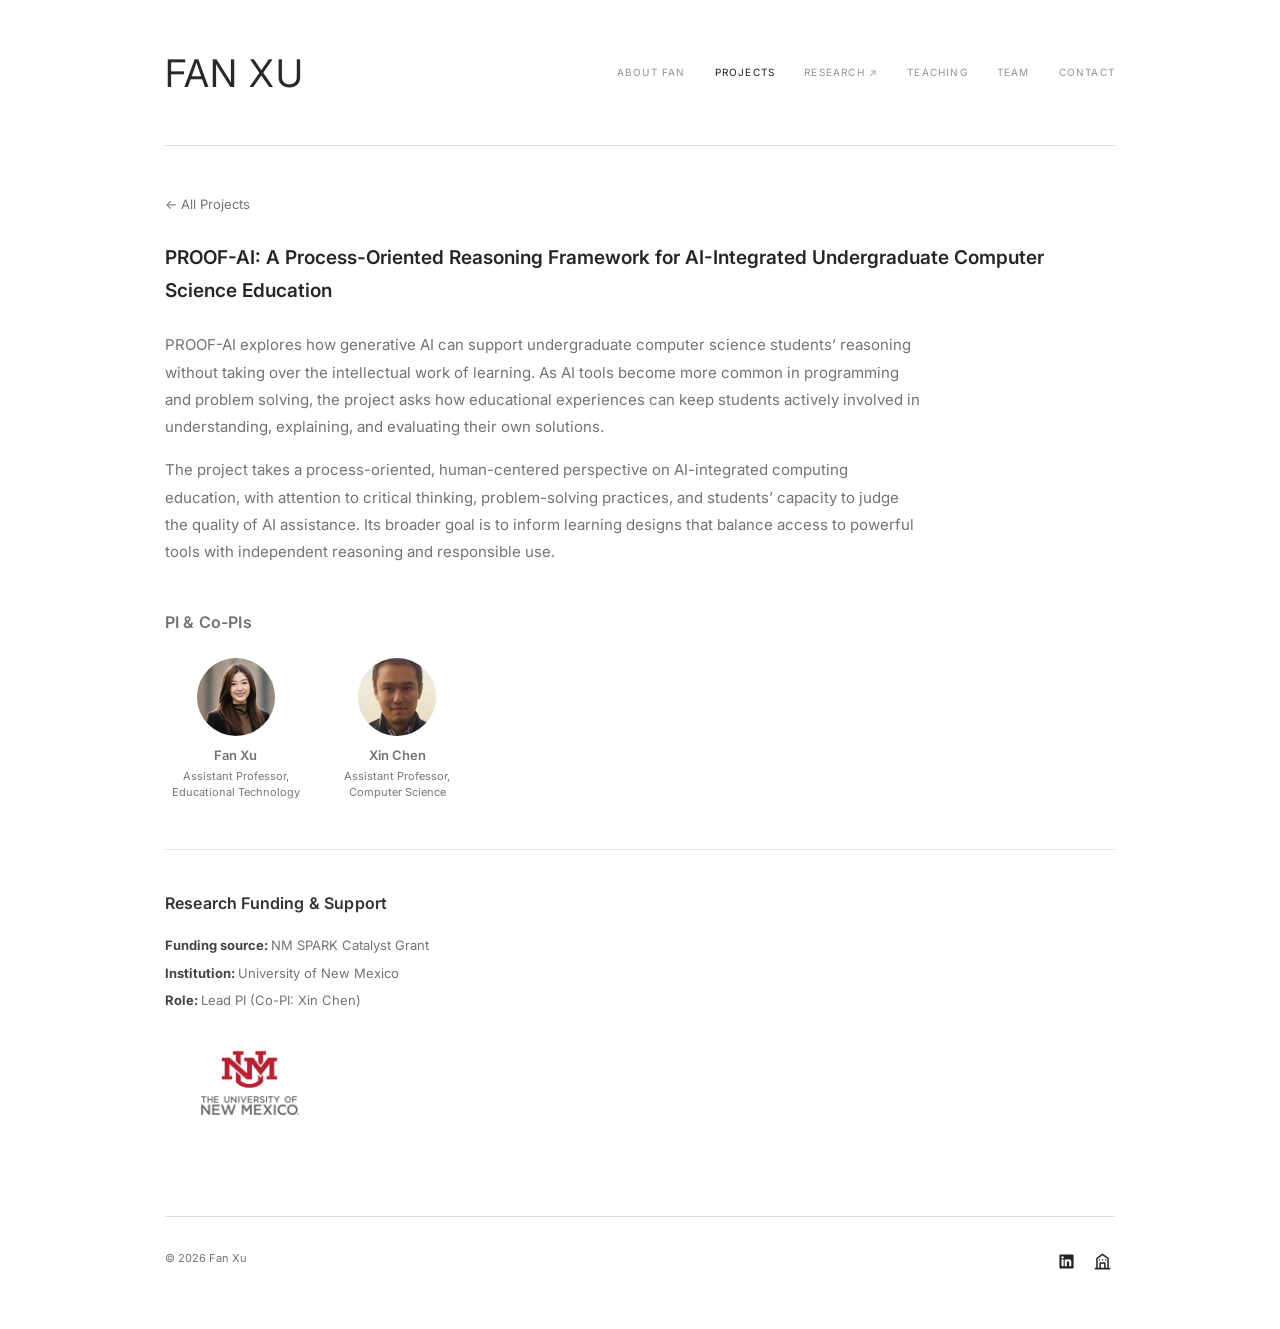
<file: project-proof-ai.html>
<!DOCTYPE html>

<html lang="en"><head><meta charset="utf-8"/><meta content="width=device-width,initial-scale=1" name="viewport"/><meta content="Fan Xu, Ph.D., Assistant Professor of Educational Technology at the University of New Mexico." name="description"/><title>PROOF-AI | Fan Xu</title><link href="style.css" rel="stylesheet"/><link href="favicon.svg" rel="icon" type="image/svg+xml"/></head><body><div class="site"><header class="header"><a class="wordmark" href="index.html">FAN XU</a><button aria-expanded="false" aria-label="Toggle navigation" class="menu">MENU</button><nav aria-label="Main navigation" class="nav"><a href="index.html">About Fan</a><a class="active" href="projects.html">Projects</a><a href="https://scholar.google.com/citations?user=4H2cnKAAAAAJ&amp;hl=en" rel="noopener noreferrer" target="_blank">Research ↗</a><a href="teaching.html">Teaching</a><a href="team.html">Team</a><a href="contact.html">Contact</a></nav></header><main><p class="back-link"><a href="projects.html">← All Projects</a></p><h1 class="section-title">PROOF-AI: A Process-Oriented Reasoning Framework for AI-Integrated Undergraduate Computer Science Education</h1><p class="project-summary">PROOF-AI explores how generative AI can support undergraduate computer science students’ reasoning without taking over the intellectual work of learning. As AI tools become more common in programming and problem solving, the project asks how educational experiences can keep students actively involved in understanding, explaining, and evaluating their own solutions.</p><p class="project-summary">The project takes a process-oriented, human-centered perspective on AI-integrated computing education, with attention to critical thinking, problem-solving practices, and students’ capacity to judge the quality of AI assistance. Its broader goal is to inform learning designs that balance access to powerful tools with independent reasoning and responsible use.</p><section class="collaborators-detail"><h2>PI &amp; Co-PIs</h2><div class="copi-grid"><a class="copi-card" href="https://coehs.unm.edu/faculty-staff/profiles/xu-fan.html" rel="noopener noreferrer" target="_blank"><img alt="Fan Xu portrait" loading="lazy" onerror="this.style.display='none';this.nextElementSibling.style.display='flex';" src="assets/fan-xu-portrait.jpg"/><div aria-label="Portrait not yet available for Fan Xu" class="team-photo-fallback" style="display:none">FX</div><strong>Fan Xu</strong><span>Assistant Professor, Educational Technology</span></a><a class="copi-card" href="https://www.cs.unm.edu/directory/faculty-profiles/xin-chen.html" rel="noopener noreferrer" target="_blank"><img alt="Xin Chen portrait" loading="lazy" src="assets/xin-chen.jpg"/><strong>Xin Chen</strong><span>Assistant Professor, Computer Science</span></a></div></section><section class="funding-detail"><h2>Research Funding &amp; Support</h2><div class="funding-source"><div><p><strong>Funding source: </strong>NM SPARK Catalyst Grant</p><p><strong>Institution: </strong>University of New Mexico</p><p><strong>Role: </strong>Lead PI (Co-PI: Xin Chen)</p></div></div><div class="sponsor-logos"><a aria-label="University of New Mexico website" class="funding-logo-link" href="https://www.unm.edu/" rel="noopener noreferrer" target="_blank"><img alt="University of New Mexico logo" class="partner-logo" src="assets/unm-logo.png"/></a></div></section></main><footer><span>© <span id="year">2026</span> Fan Xu</span><div><a aria-label="Fan Xu on LinkedIn" class="footer-icon" href="https://www.linkedin.com/in/fan-xu-osu3849/" rel="noopener noreferrer" target="_blank" title="Fan Xu on LinkedIn"><svg aria-hidden="true" fill="currentColor" height="17" viewbox="0 0 24 24" width="17"><path d="M20.45 2H3.55C2.69 2 2 2.68 2 3.52v16.96c0 .84.69 1.52 1.55 1.52h16.9c.86 0 1.55-.68 1.55-1.52V3.52C22 2.68 21.31 2 20.45 2ZM7.93 18.75H4.98V9.2h2.95v9.55ZM6.46 7.9a1.71 1.71 0 1 1 0-3.42 1.71 1.71 0 0 1 0 3.42Zm12.29 10.85H15.8v-4.64c0-1.11-.02-2.54-1.55-2.54-1.55 0-1.79 1.21-1.79 2.46v4.72H9.51V9.2h2.83v1.3h.04c.4-.75 1.36-1.54 2.79-1.54 2.99 0 3.58 1.97 3.58 4.53v5.26Z"></path></svg></a><a aria-label="Fan Xu UNM faculty profile" class="footer-icon" href="https://coehs.unm.edu/faculty-staff/profiles/xu-fan.html" rel="noopener noreferrer" target="_blank" title="Fan Xu — UNM Faculty Profile"><svg aria-hidden="true" fill="none" height="19" stroke="currentColor" stroke-linecap="round" stroke-linejoin="round" stroke-width="1.9" viewbox="0 0 24 24" width="19"><path d="M3 21h18M5 21V8l7-5 7 5v13M9 21v-7h6v7M8 10h.01M12 10h.01M16 10h.01"></path></svg></a></div></footer></div><script src="script.js"></script></body></html>
</file>
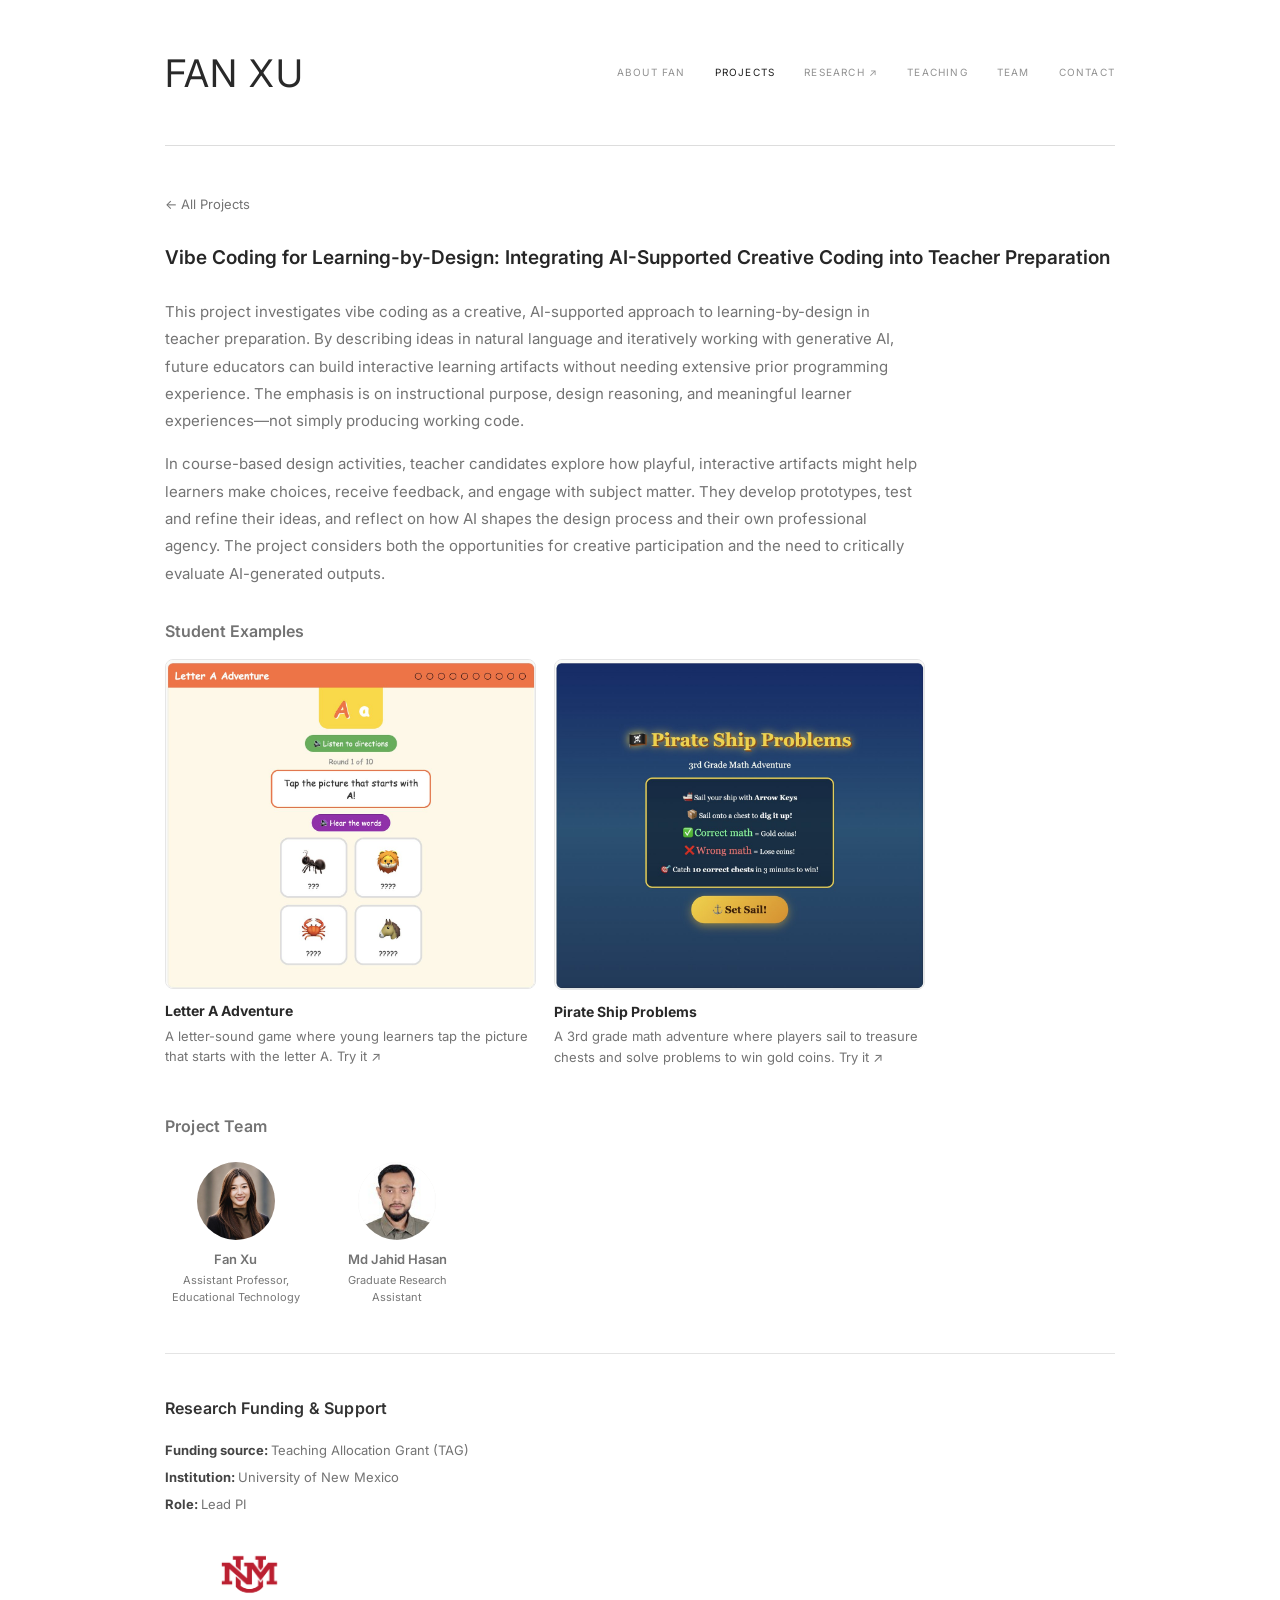
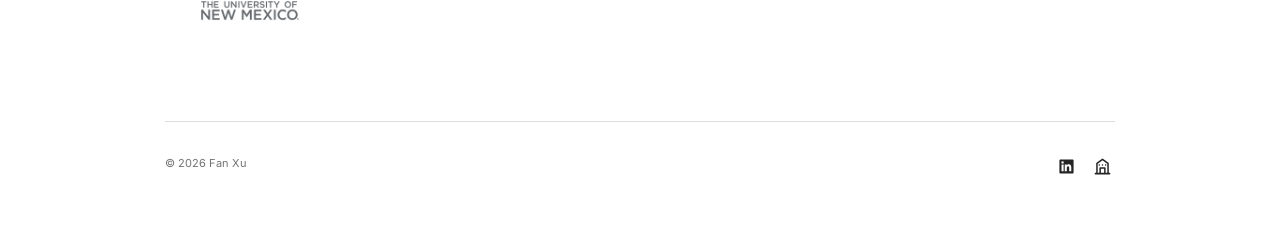
<file: project-vibe-coding.html>
<!DOCTYPE html>

<html lang="en"><head><meta charset="utf-8"/><meta content="width=device-width,initial-scale=1" name="viewport"/><meta content="Fan Xu, Ph.D., Assistant Professor of Educational Technology at the University of New Mexico." name="description"/><title>Vibe Coding for Learning | Fan Xu</title><link href="style.css" rel="stylesheet"/><link href="favicon.svg" rel="icon" type="image/svg+xml"/></head><body><div class="site"><header class="header"><a class="wordmark" href="index.html">FAN XU</a><button aria-expanded="false" aria-label="Toggle navigation" class="menu">MENU</button><nav aria-label="Main navigation" class="nav"><a href="index.html">About Fan</a><a class="active" href="projects.html">Projects</a><a href="https://scholar.google.com/citations?user=4H2cnKAAAAAJ&amp;hl=en" rel="noopener noreferrer" target="_blank">Research ↗</a><a href="teaching.html">Teaching</a><a href="team.html">Team</a><a href="contact.html">Contact</a></nav></header><main><p class="back-link"><a href="projects.html">← All Projects</a></p><h1 class="section-title">Vibe Coding for Learning-by-Design: Integrating AI-Supported Creative Coding into Teacher Preparation</h1><p class="project-summary">This project investigates vibe coding as a creative, AI-supported approach to learning-by-design in teacher preparation. By describing ideas in natural language and iteratively working with generative AI, future educators can build interactive learning artifacts without needing extensive prior programming experience. The emphasis is on instructional purpose, design reasoning, and meaningful learner experiences—not simply producing working code.</p><p class="project-summary">In course-based design activities, teacher candidates explore how playful, interactive artifacts might help learners make choices, receive feedback, and engage with subject matter. They develop prototypes, test and refine their ideas, and reflect on how AI shapes the design process and their own professional agency. The project considers both the opportunities for creative participation and the need to critically evaluate AI-generated outputs.</p><section class="student-work"><h2>Student Examples</h2><div class="student-work-grid"><a class="student-work-card" href="https://claude.ai/public/artifacts/adc796ff-563c-4f53-82a7-00c330fe4783" rel="noopener noreferrer" target="_blank"><img alt="Letter A Adventure game screen: tap the picture that starts with A" loading="lazy" src="assets/vibe-letter-a.jpg"/><strong>Letter A Adventure</strong><span>A letter-sound game where young learners tap the picture that starts with the letter A. Try it ↗</span></a><a class="student-work-card" href="https://claude.ai/public/artifacts/908da824-c237-4744-b0e7-2cbed4845ed7" rel="noopener noreferrer" target="_blank"><img alt="Pirate Ship Problems game start screen: a 3rd grade math adventure" loading="lazy" src="assets/vibe-pirate-ship.jpg"/><strong>Pirate Ship Problems</strong><span>A 3rd grade math adventure where players sail to treasure chests and solve problems to win gold coins. Try it ↗</span></a></div></section><section class="collaborators-detail"><h2>Project Team</h2><div class="copi-grid"><a class="copi-card" href="https://coehs.unm.edu/faculty-staff/profiles/xu-fan.html" rel="noopener noreferrer" target="_blank"><img alt="Fan Xu portrait" loading="lazy" onerror="this.style.display='none';this.nextElementSibling.style.display='flex';" src="assets/fan-xu-portrait.jpg"/><div aria-label="Portrait not yet available for Fan Xu" class="team-photo-fallback" style="display:none">FX</div><strong>Fan Xu</strong><span>Assistant Professor, Educational Technology</span></a><div class="copi-card"><img alt="Md Jahid Hasan portrait" loading="lazy" src="assets/md-jahid-hasan.jpg"/><strong>Md Jahid Hasan</strong><span>Graduate Research Assistant</span></div></div></section><section class="funding-detail"><h2>Research Funding &amp; Support</h2><div class="funding-source"><div><p><strong>Funding source: </strong>Teaching Allocation Grant (TAG)</p><p><strong>Institution: </strong>University of New Mexico</p><p><strong>Role: </strong>Lead PI</p></div></div><div class="sponsor-logos"><a aria-label="University of New Mexico website" class="funding-logo-link" href="https://www.unm.edu/" rel="noopener noreferrer" target="_blank"><img alt="University of New Mexico logo" class="partner-logo" src="assets/unm-logo.png"/></a></div></section></main><footer><span>© <span id="year">2026</span> Fan Xu</span><div><a aria-label="Fan Xu on LinkedIn" class="footer-icon" href="https://www.linkedin.com/in/fan-xu-osu3849/" rel="noopener noreferrer" target="_blank" title="Fan Xu on LinkedIn"><svg aria-hidden="true" fill="currentColor" height="17" viewbox="0 0 24 24" width="17"><path d="M20.45 2H3.55C2.69 2 2 2.68 2 3.52v16.96c0 .84.69 1.52 1.55 1.52h16.9c.86 0 1.55-.68 1.55-1.52V3.52C22 2.68 21.31 2 20.45 2ZM7.93 18.75H4.98V9.2h2.95v9.55ZM6.46 7.9a1.71 1.71 0 1 1 0-3.42 1.71 1.71 0 0 1 0 3.42Zm12.29 10.85H15.8v-4.64c0-1.11-.02-2.54-1.55-2.54-1.55 0-1.79 1.21-1.79 2.46v4.72H9.51V9.2h2.83v1.3h.04c.4-.75 1.36-1.54 2.79-1.54 2.99 0 3.58 1.97 3.58 4.53v5.26Z"></path></svg></a><a aria-label="Fan Xu UNM faculty profile" class="footer-icon" href="https://coehs.unm.edu/faculty-staff/profiles/xu-fan.html" rel="noopener noreferrer" target="_blank" title="Fan Xu — UNM Faculty Profile"><svg aria-hidden="true" fill="none" height="19" stroke="currentColor" stroke-linecap="round" stroke-linejoin="round" stroke-width="1.9" viewbox="0 0 24 24" width="19"><path d="M3 21h18M5 21V8l7-5 7 5v13M9 21v-7h6v7M8 10h.01M12 10h.01M16 10h.01"></path></svg></a></div></footer></div><script src="script.js"></script></body></html>
</file>
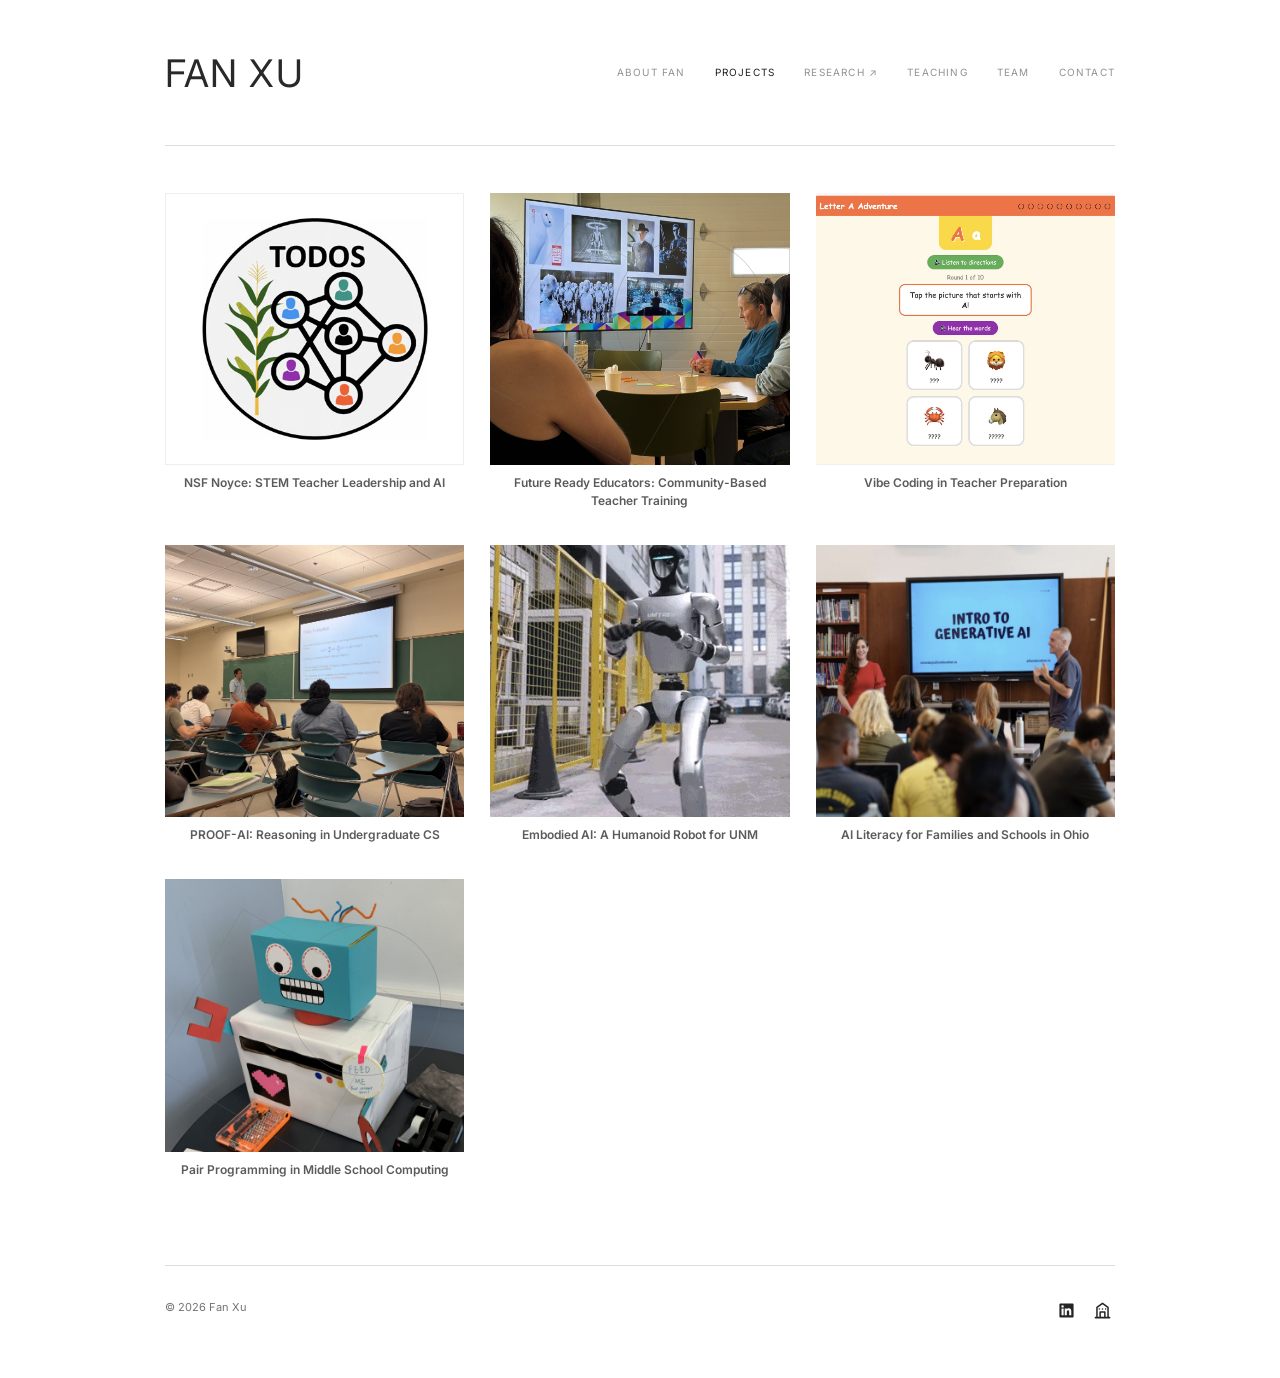
<file: projects.html>
<!DOCTYPE html>

<html lang="en"><head><meta charset="utf-8"/><meta content="width=device-width,initial-scale=1" name="viewport"/><meta content="Fan Xu, Ph.D., Assistant Professor of Educational Technology at the University of New Mexico." name="description"/><title>Projects | Fan Xu</title><link href="style.css" rel="stylesheet"/><link href="favicon.svg" rel="icon" type="image/svg+xml"/></head><body><div class="site"><header class="header"><a class="wordmark" href="index.html">FAN XU</a><button aria-expanded="false" aria-label="Toggle navigation" class="menu">MENU</button><nav aria-label="Main navigation" class="nav"><a href="index.html">About Fan</a><a class="active" href="projects.html">Projects</a><a href="https://scholar.google.com/citations?user=4H2cnKAAAAAJ&amp;hl=en" rel="noopener noreferrer" target="_blank">Research ↗</a><a href="teaching.html">Teaching</a><a href="team.html">Team</a><a href="contact.html">Contact</a></nav></header><main><div class="projects-grid"><article class="project-card"><a class="project-link" href="project-nsf-noyce.html"><div class="project-image todos-feature-image"><img alt="TODOS project logo" loading="lazy" src="assets/todos-logo.png"/></div><h2>NSF Noyce: STEM Teacher Leadership and AI</h2></a></article><article class="project-card"><a class="project-link" href="project-future-ready-educators.html"><div class="project-image fre-feature-image"><img alt="Future Ready Educators workshop discussion" loading="lazy" src="assets/fre-workshop-feature.jpg"/></div><h2>Future Ready Educators: Community-Based Teacher Training</h2></a></article><article class="project-card"><a class="project-link" href="project-vibe-coding.html"><div class="project-image vibe-feature-image"><img alt="Letter A Adventure, a student-created learning game" loading="lazy" src="assets/vibe-letter-a.jpg"/></div><h2>Vibe Coding in Teacher Preparation</h2></a></article><article class="project-card"><a class="project-link" href="project-proof-ai.html"><div class="project-image photo-feature-image"><img alt="PROOF-AI classroom lecture on policy evaluation" loading="lazy" src="assets/proof-ai-class.jpg"/></div><h2>PROOF-AI: Reasoning in Undergraduate CS</h2></a></article><article class="project-card"><a class="project-link" href="project-embodied-ai.html"><div class="project-image photo-feature-image"><img alt="Humanoid robot walking outdoors" loading="lazy" src="assets/embodied-robot.jpg"/></div><h2>Embodied AI: A Humanoid Robot for UNM</h2></a></article><article class="project-card"><a class="project-link" href="project-family-ai-literacy.html"><div class="project-image family-feature-image"><img alt="Introduction to generative AI workshop for educators" loading="lazy" src="assets/family-intro-genai.jpg"/></div><h2>AI Literacy for Families and Schools in Ohio</h2></a></article><article class="project-card"><a class="project-link" href="project-pair-programming.html"><div class="project-image pair-feature-image"><img alt="Student-created cardboard robot from collaborative computing education activities" loading="lazy" src="assets/pair-sphero-robot.jpg"/></div><h2>Pair Programming in Middle School Computing</h2></a></article></div></main><footer><span>© <span id="year">2026</span> Fan Xu</span><div><a aria-label="Fan Xu on LinkedIn" class="footer-icon" href="https://www.linkedin.com/in/fan-xu-osu3849/" rel="noopener noreferrer" target="_blank" title="Fan Xu on LinkedIn"><svg aria-hidden="true" fill="currentColor" height="17" viewbox="0 0 24 24" width="17"><path d="M20.45 2H3.55C2.69 2 2 2.68 2 3.52v16.96c0 .84.69 1.52 1.55 1.52h16.9c.86 0 1.55-.68 1.55-1.52V3.52C22 2.68 21.31 2 20.45 2ZM7.93 18.75H4.98V9.2h2.95v9.55ZM6.46 7.9a1.71 1.71 0 1 1 0-3.42 1.71 1.71 0 0 1 0 3.42Zm12.29 10.85H15.8v-4.64c0-1.11-.02-2.54-1.55-2.54-1.55 0-1.79 1.21-1.79 2.46v4.72H9.51V9.2h2.83v1.3h.04c.4-.75 1.36-1.54 2.79-1.54 2.99 0 3.58 1.97 3.58 4.53v5.26Z"></path></svg></a><a aria-label="Fan Xu UNM faculty profile" class="footer-icon" href="https://coehs.unm.edu/faculty-staff/profiles/xu-fan.html" rel="noopener noreferrer" target="_blank" title="Fan Xu — UNM Faculty Profile"><svg aria-hidden="true" fill="none" height="19" stroke="currentColor" stroke-linecap="round" stroke-linejoin="round" stroke-width="1.9" viewbox="0 0 24 24" width="19"><path d="M3 21h18M5 21V8l7-5 7 5v13M9 21v-7h6v7M8 10h.01M12 10h.01M16 10h.01"></path></svg></a></div></footer></div><script src="script.js"></script></body></html>
</file>
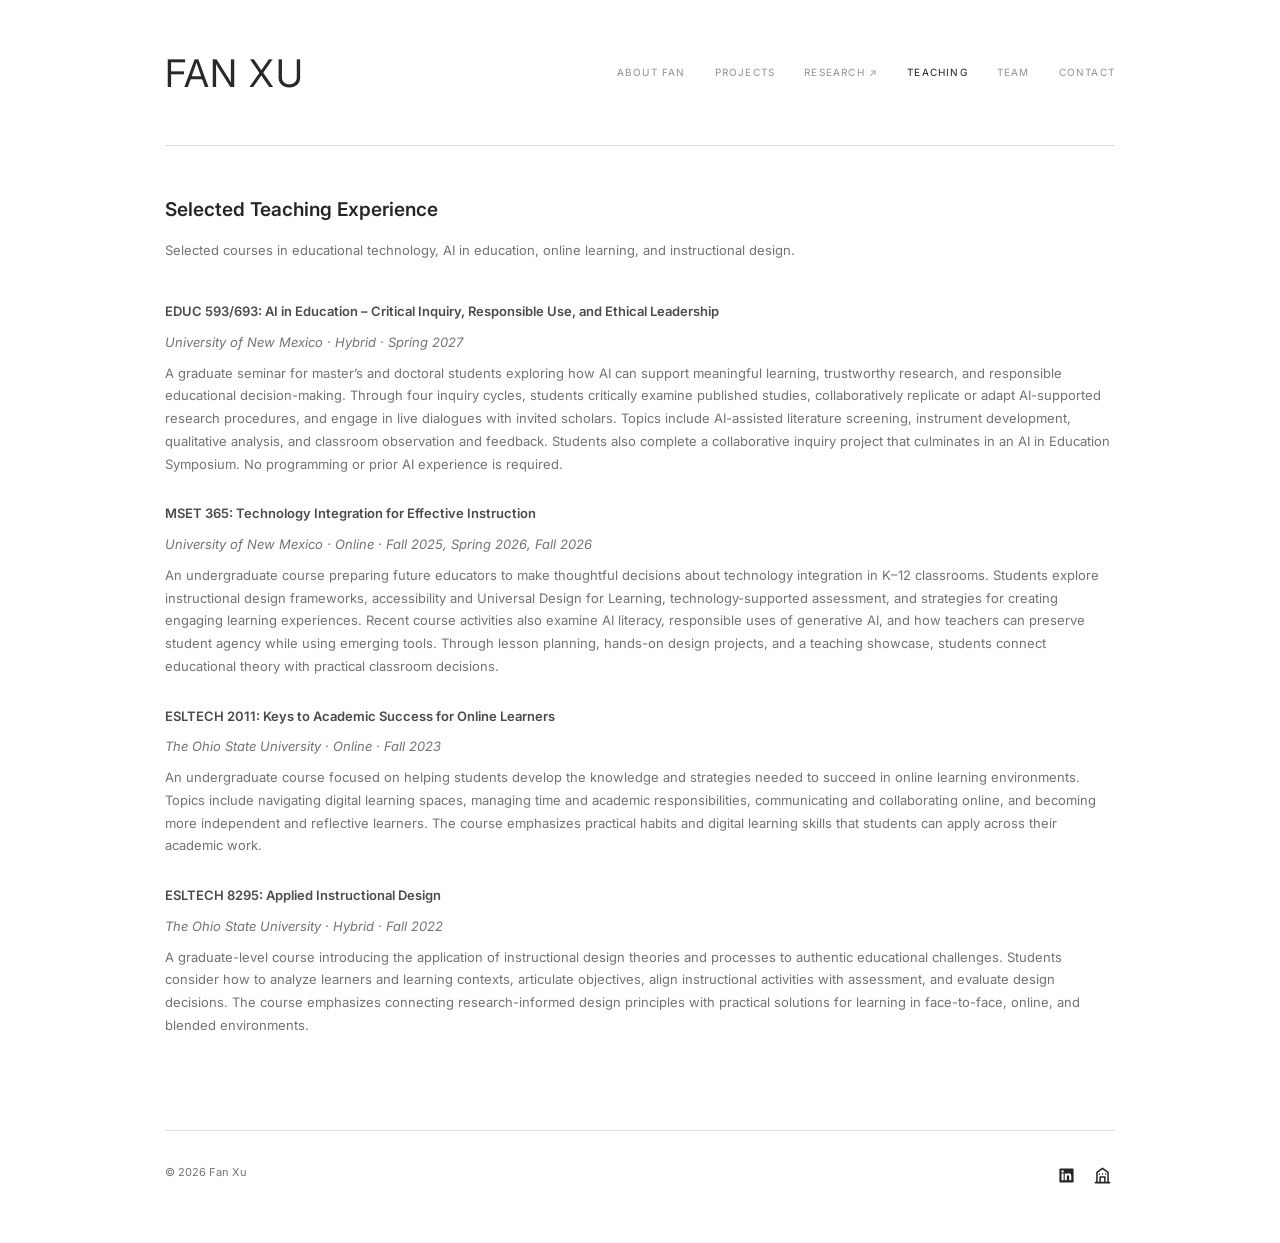
<file: teaching.html>
<!DOCTYPE html>

<html lang="en"><head><meta charset="utf-8"/><meta content="width=device-width,initial-scale=1" name="viewport"/><meta content="Fan Xu, Ph.D., Assistant Professor of Educational Technology at the University of New Mexico." name="description"/><title>Teaching | Fan Xu</title><link href="style.css" rel="stylesheet"/><link href="favicon.svg" rel="icon" type="image/svg+xml"/></head><body><div class="site"><header class="header"><a class="wordmark" href="index.html">FAN XU</a><button aria-expanded="false" aria-label="Toggle navigation" class="menu">MENU</button><nav aria-label="Main navigation" class="nav"><a href="index.html">About Fan</a><a href="projects.html">Projects</a><a href="https://scholar.google.com/citations?user=4H2cnKAAAAAJ&amp;hl=en" rel="noopener noreferrer" target="_blank">Research ↗</a><a class="active" href="teaching.html">Teaching</a><a href="team.html">Team</a><a href="contact.html">Contact</a></nav></header><main><h1 class="section-title">Selected Teaching Experience</h1><p class="intro-line">Selected courses in educational technology, AI in education, online learning, and instructional design.</p><article class="teaching-entry"><h2>EDUC 593/693: AI in Education – Critical Inquiry, Responsible Use, and Ethical Leadership</h2><p class="meta">University of New Mexico · Hybrid · Spring 2027</p><p>A graduate seminar for master’s and doctoral students exploring how AI can support meaningful learning, trustworthy research, and responsible educational decision-making. Through four inquiry cycles, students critically examine published studies, collaboratively replicate or adapt AI-supported research procedures, and engage in live dialogues with invited scholars. Topics include AI-assisted literature screening, instrument development, qualitative analysis, and classroom observation and feedback. Students also complete a collaborative inquiry project that culminates in an AI in Education Symposium. No programming or prior AI experience is required.</p></article><article class="teaching-entry"><h2>MSET 365: Technology Integration for Effective Instruction</h2><p class="meta">University of New Mexico · Online · Fall 2025, Spring 2026, Fall 2026</p><p>An undergraduate course preparing future educators to make thoughtful decisions about technology integration in K–12 classrooms. Students explore instructional design frameworks, accessibility and Universal Design for Learning, technology-supported assessment, and strategies for creating engaging learning experiences. Recent course activities also examine AI literacy, responsible uses of generative AI, and how teachers can preserve student agency while using emerging tools. Through lesson planning, hands-on design projects, and a teaching showcase, students connect educational theory with practical classroom decisions.</p></article><article class="teaching-entry"><h2>ESLTECH 2011: Keys to Academic Success for Online Learners</h2><p class="meta">The Ohio State University · Online · Fall 2023</p><p>An undergraduate course focused on helping students develop the knowledge and strategies needed to succeed in online learning environments. Topics include navigating digital learning spaces, managing time and academic responsibilities, communicating and collaborating online, and becoming more independent and reflective learners. The course emphasizes practical habits and digital learning skills that students can apply across their academic work.</p></article><article class="teaching-entry"><h2>ESLTECH 8295: Applied Instructional Design</h2><p class="meta">The Ohio State University · Hybrid · Fall 2022</p><p>A graduate-level course introducing the application of instructional design theories and processes to authentic educational challenges. Students consider how to analyze learners and learning contexts, articulate objectives, align instructional activities with assessment, and evaluate design decisions. The course emphasizes connecting research-informed design principles with practical solutions for learning in face-to-face, online, and blended environments.</p></article></main><footer><span>© <span id="year">2026</span> Fan Xu</span><div><a aria-label="Fan Xu on LinkedIn" class="footer-icon" href="https://www.linkedin.com/in/fan-xu-osu3849/" rel="noopener noreferrer" target="_blank" title="Fan Xu on LinkedIn"><svg aria-hidden="true" fill="currentColor" height="17" viewbox="0 0 24 24" width="17"><path d="M20.45 2H3.55C2.69 2 2 2.68 2 3.52v16.96c0 .84.69 1.52 1.55 1.52h16.9c.86 0 1.55-.68 1.55-1.52V3.52C22 2.68 21.31 2 20.45 2ZM7.93 18.75H4.98V9.2h2.95v9.55ZM6.46 7.9a1.71 1.71 0 1 1 0-3.42 1.71 1.71 0 0 1 0 3.42Zm12.29 10.85H15.8v-4.64c0-1.11-.02-2.54-1.55-2.54-1.55 0-1.79 1.21-1.79 2.46v4.72H9.51V9.2h2.83v1.3h.04c.4-.75 1.36-1.54 2.79-1.54 2.99 0 3.58 1.97 3.58 4.53v5.26Z"></path></svg></a><a aria-label="Fan Xu UNM faculty profile" class="footer-icon" href="https://coehs.unm.edu/faculty-staff/profiles/xu-fan.html" rel="noopener noreferrer" target="_blank" title="Fan Xu — UNM Faculty Profile"><svg aria-hidden="true" fill="none" height="19" stroke="currentColor" stroke-linecap="round" stroke-linejoin="round" stroke-width="1.9" viewbox="0 0 24 24" width="19"><path d="M3 21h18M5 21V8l7-5 7 5v13M9 21v-7h6v7M8 10h.01M12 10h.01M16 10h.01"></path></svg></a></div></footer></div><script src="script.js"></script></body></html>
</file>
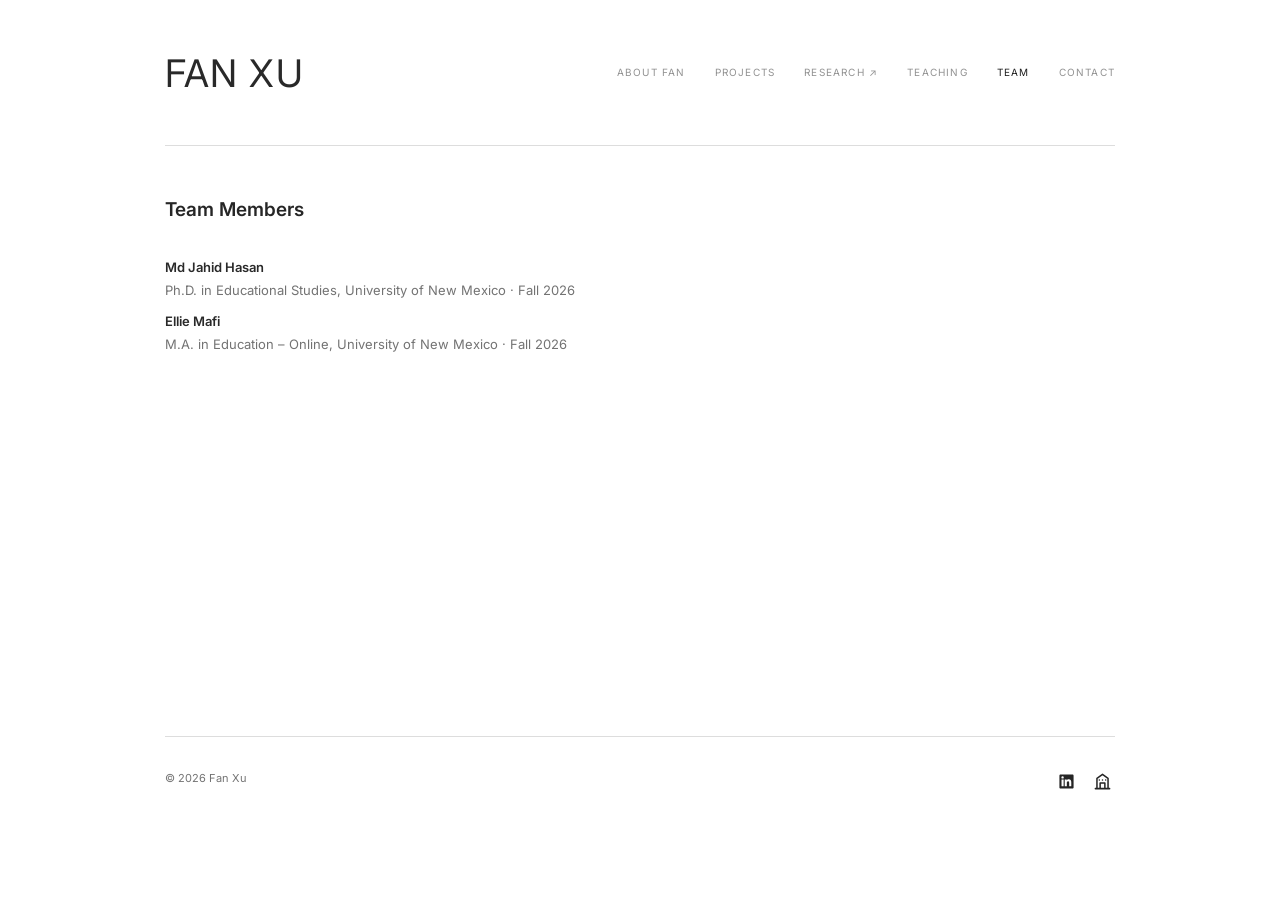
<file: team.html>
<!DOCTYPE html>

<html lang="en"><head><meta charset="utf-8"/><meta content="width=device-width,initial-scale=1" name="viewport"/><meta content="Fan Xu, Ph.D., Assistant Professor of Educational Technology at the University of New Mexico." name="description"/><title>Team | Fan Xu</title><link href="style.css" rel="stylesheet"/><link href="favicon.svg" rel="icon" type="image/svg+xml"/></head><body><div class="site"><header class="header"><a class="wordmark" href="index.html">FAN XU</a><button aria-expanded="false" aria-label="Toggle navigation" class="menu">MENU</button><nav aria-label="Main navigation" class="nav"><a href="index.html">About Fan</a><a href="projects.html">Projects</a><a href="https://scholar.google.com/citations?user=4H2cnKAAAAAJ&amp;hl=en" rel="noopener noreferrer" target="_blank">Research ↗</a><a href="teaching.html">Teaching</a><a class="active" href="team.html">Team</a><a href="contact.html">Contact</a></nav></header><main><h1 class="section-title">Team Members</h1><section class="advising-group"><p class="advising-item"><strong>Md Jahid Hasan</strong><span>Ph.D. in Educational Studies, University of New Mexico · Fall 2026</span></p><p class="advising-item"><strong>Ellie Mafi</strong><span>M.A. in Education – Online, University of New Mexico · Fall 2026</span></p></section></main><footer><span>© <span id="year">2026</span> Fan Xu</span><div><a aria-label="Fan Xu on LinkedIn" class="footer-icon" href="https://www.linkedin.com/in/fan-xu-osu3849/" rel="noopener noreferrer" target="_blank" title="Fan Xu on LinkedIn"><svg aria-hidden="true" fill="currentColor" height="17" viewbox="0 0 24 24" width="17"><path d="M20.45 2H3.55C2.69 2 2 2.68 2 3.52v16.96c0 .84.69 1.52 1.55 1.52h16.9c.86 0 1.55-.68 1.55-1.52V3.52C22 2.68 21.31 2 20.45 2ZM7.93 18.75H4.98V9.2h2.95v9.55ZM6.46 7.9a1.71 1.71 0 1 1 0-3.42 1.71 1.71 0 0 1 0 3.42Zm12.29 10.85H15.8v-4.64c0-1.11-.02-2.54-1.55-2.54-1.55 0-1.79 1.21-1.79 2.46v4.72H9.51V9.2h2.83v1.3h.04c.4-.75 1.36-1.54 2.79-1.54 2.99 0 3.58 1.97 3.58 4.53v5.26Z"></path></svg></a><a aria-label="Fan Xu UNM faculty profile" class="footer-icon" href="https://coehs.unm.edu/faculty-staff/profiles/xu-fan.html" rel="noopener noreferrer" target="_blank" title="Fan Xu — UNM Faculty Profile"><svg aria-hidden="true" fill="none" height="19" stroke="currentColor" stroke-linecap="round" stroke-linejoin="round" stroke-width="1.9" viewbox="0 0 24 24" width="19"><path d="M3 21h18M5 21V8l7-5 7 5v13M9 21v-7h6v7M8 10h.01M12 10h.01M16 10h.01"></path></svg></a></div></footer></div><script src="script.js"></script></body></html>
</file>
<file: style.css>
@import url('https://fonts.googleapis.com/css2?family=Inter:wght@400;500;600;700&display=swap');:root{--ink:#292929;--muted:#737373;--line:#ddd;--bg:#fff}*{box-sizing:border-box}html{scroll-behavior:smooth}body{margin:0;background:var(--bg);color:var(--muted);font-family:Inter,Arial,sans-serif;font-size:13px;line-height:1.75}.site{max-width:1000px;margin:0 auto;padding:0 25px}.header{display:flex;justify-content:space-between;align-items:center;border-bottom:1px solid var(--line);height:146px;gap:20px}.wordmark{font-size:38px;letter-spacing:1.1px;font-weight:400;text-decoration:none;color:var(--ink);white-space:nowrap;line-height:1}.nav{display:flex;gap:29px;align-items:center}.nav a,footer a{font-size:10px;letter-spacing:1.2px;text-transform:uppercase;text-decoration:none;color:#929292;white-space:nowrap}.nav a:hover,.nav a.active{color:#202020}.menu{display:none}main{min-height:590px;padding:47px 0 85px}a{color:inherit}a:hover{color:#222}.about-grid{display:grid;grid-template-columns:250px 1fr;gap:32px;align-items:start}.portrait-placeholder{height:375px;background:#ededeb;display:flex;flex-direction:column;align-items:center;justify-content:center;gap:8px;color:#8b8b8b}.portrait-placeholder span{font-size:20px;letter-spacing:4px}.portrait-placeholder small{font-size:9px;text-align:center;padding:0 12px}.prose p{margin:0 0 16px}.prose strong,.teaching-entry h2{color:#4b4b4b;font-weight:600}.prose a{text-decoration:underline;text-underline-offset:2px}.intro-line{margin:0 0 38px}.projects-grid{display:grid;grid-template-columns:repeat(3,1fr);gap:34px 26px}.project-image{aspect-ratio:1.1;background:#e8e9e8;position:relative;display:flex;align-items:center;justify-content:center;overflow:hidden;padding:22px}.project-image:before{content:'';position:absolute;width:150px;height:150px;border:1px solid currentColor;border-radius:50%;opacity:.35;transform:translate(50px,-15px)}.project-image:after{content:'';position:absolute;width:180px;height:180px;border:1px solid currentColor;transform:rotate(30deg) translate(-25px,35px);opacity:.2}.project-number{position:absolute;left:17px;top:12px;font-size:12px;letter-spacing:1px}.art-label{position:relative;z-index:1;max-width:210px;text-align:center;font-size:19px;font-weight:500;line-height:1.3;color:#3b4248}.ai{background:#dce9e6;color:#597d75}.teachers{background:#f0e9df;color:#a28b74}.literacy{background:#e5e7f1;color:#777f9e}.coding{background:#e8ede2;color:#819675}.vibe{background:#f2e5e4;color:#b38c89}.ct{background:#e6edf0;color:#6d8e9f}.project-card h2{font-size:12px;text-align:center;color:#5b5b5b;font-weight:600;margin:9px 0 2px}.project-card p{font-size:11px;text-align:center;line-height:1.55;margin:0}.funding{margin-top:76px;padding-top:32px;border-top:1px solid var(--line)}.funding h2,.section-title{font-size:19px;font-weight:600;color:#262626;margin:0 0 13px}.funding-grid{display:grid;grid-template-columns:repeat(3,1fr);gap:15px;margin:27px 0 12px}.funding-grid>div{border:1px solid #eee;min-height:125px;display:flex;flex-direction:column;align-items:center;justify-content:center;text-align:center;padding:10px}.logo-text{font-size:28px;font-weight:700;line-height:1.2}.unm{color:#a31931}.nsf{color:#32719a}.explora{color:#438575}.funding-grid small{font-size:10px;line-height:1.6;margin-top:9px}.fineprint{font-size:10px}.teaching-entry{margin-top:27px}.teaching-entry h2{font-size:13px;margin:0}.teaching-entry p{margin:8px 0}.meta{font-style:italic}.contact-links{display:flex;flex-direction:column;align-items:flex-start;gap:12px;margin:34px 0}.contact-links a{font-size:15px;color:#2e2e2e}.contact-note{margin-top:55px}footer{border-top:1px solid var(--line);padding:32px 0 55px;display:flex;justify-content:space-between;gap:20px;font-size:11px}footer>div{display:flex;gap:20px}@media(max-width:750px){.site{padding:0 20px}.header{height:98px}.wordmark{font-size:30px}.menu{display:block;border:0;background:none;font-size:11px;letter-spacing:1px;cursor:pointer}.nav{display:none;position:absolute;top:98px;left:0;right:0;background:#fff;z-index:5;padding:20px;box-shadow:0 8px 12px #00000010;flex-direction:column;align-items:flex-start;gap:18px}.nav.open{display:flex}main{padding-top:30px}.about-grid{grid-template-columns:1fr}.portrait-placeholder{max-width:300px;height:360px}.projects-grid{grid-template-columns:repeat(2,1fr)}.funding-grid{grid-template-columns:1fr 1fr}}@media(max-width:440px){.projects-grid{grid-template-columns:1fr}.project-image{max-height:300px}.funding-grid{grid-template-columns:1fr}footer{flex-direction:column}}
.home-extras{margin-top:75px;padding-top:30px;border-top:1px solid var(--line)}.citation{border-bottom:1px solid #eee;padding:14px 0;font-size:12px}.citation b{font-weight:600;color:#444}.home-extras>p{margin-top:20px}.more-heading{margin-top:50px}.service-block{margin-top:75px;padding-top:26px;border-top:1px solid var(--line)}.service-block p{margin:9px 0}.macao{color:#946d3b}.osu{color:#b22c3b}.project-card p{padding:0 3px}.project-card h2{line-height:1.45}

.project-link{display:block;text-decoration:none;color:inherit}.project-link:hover h2{text-decoration:underline}.project-link:focus-visible{outline:2px solid #444;outline-offset:4px}.back-link{margin:0 0 25px}.back-link a{text-decoration:none}.project-summary{font-size:15px;max-width:700px;margin:24px 0 32px}.detail-placeholder{background:#f1f1ef;color:#888;min-height:320px;display:grid;place-items:center;font-size:13px;letter-spacing:.4px}.funding-detail{border-top:1px solid #ddd;margin-top:65px;padding-top:26px}.funding-detail h2{font-size:19px;color:#333}.funding-source{display:flex;gap:32px;align-items:flex-start;margin-top:26px}.funding-logo{border:1px solid #ddd;min-width:170px;min-height:125px;display:grid;place-items:center;font-size:28px;font-weight:600;color:#555}.funding-source p{margin:0 0 8px}.funding-source strong{color:#444}@media(max-width:600px){.funding-source{flex-direction:column}.funding-logo{min-width:100%;min-height:100px}}

/* Portrait and understated footer icons */
.portrait-photo{display:block;width:100%;height:375px;object-fit:cover;object-position:center center;}
footer>div{display:flex;gap:11px;align-items:center;}
footer .footer-icon{display:inline-flex;width:25px;height:25px;align-items:center;justify-content:center;color:#252525;text-decoration:none;transition:opacity .15s;}
footer .footer-icon:hover{opacity:.55;}
footer .footer-icon:focus-visible{outline:2px solid #333;outline-offset:3px;}
@media(max-width:750px){.portrait-photo{width:250px;max-width:100%;height:375px;}}

/* Duri-inspired contact form */
.contact-social{display:flex;align-items:center;gap:9px;margin:0 0 35px}.contact-social a{display:inline-flex;align-items:center;justify-content:center;width:33px;height:33px;border-radius:50%;background:#242424;color:white}.contact-social a:hover{opacity:.7}.contact-form{max-width:100%;color:#777;font-size:13px}.contact-form .field-group{display:block;margin-bottom:21px}.contact-form .field-heading{margin-bottom:4px}.contact-form .name-row{display:grid;grid-template-columns:1fr 1fr;gap:12px}.contact-form label{display:block}.contact-form label span{font-size:11px;color:#999;margin-left:4px}.contact-form input:not([type=hidden]),.contact-form textarea{display:block;width:100%;border:1px solid #bbb;border-radius:0;background:#fff;font:inherit;color:#333;padding:10px;margin-top:3px;outline-offset:2px}.contact-form input:not([type=hidden]){height:42px}.contact-form textarea{resize:vertical;min-height:115px}.contact-form .form-submit{font:inherit;color:#333;background:#f6f6f6;border:1px solid #999;border-radius:2px;padding:4px 10px;cursor:pointer}.contact-form .form-submit:hover{background:#e8e8e8}.contact-form .form-honey{display:none!important}@media(max-width:500px){.contact-form .name-row{grid-template-columns:1fr;gap:14px}}

/* Shift portrait crop to center the face within the narrow column. */
.portrait-photo{object-position:56% center;}

/* Project partner logos and verified collaborator profiles */
.funding-logo-link,.partner-logo-link{display:inline-flex;align-items:center;justify-content:center;max-width:200px;text-decoration:none}
.partner-logo{display:block;width:150px;max-width:100%;height:auto;max-height:110px;object-fit:contain}
.explora-logo{width:155px;max-height:130px}
.collaborators-detail{margin:36px 0 30px}.collaborators-detail h2{font-size:1.05rem;font-weight:500;margin-bottom:14px}
.collaborator-list{padding-left:20px;line-height:1.9}.collaborators-detail a{color:inherit;text-underline-offset:3px}

/* Embodied AI Co-PI portrait grid */
.copi-grid{display:grid;grid-template-columns:repeat(3,minmax(0,1fr));gap:30px 22px;margin-top:24px}
.copi-card{display:flex;flex-direction:column;align-items:flex-start;color:inherit;text-decoration:none;min-width:0}
.copi-card img{width:100%;aspect-ratio:1/1;object-fit:cover;object-position:center 25%;background:#f0f0ee;filter:grayscale(12%);margin-bottom:12px}
.copi-card strong{font-size:14px;font-weight:600;line-height:1.4}
.copi-card span{font-size:12px;color:#666;line-height:1.5;margin-top:3px}
.copi-card small{font-size:11px;color:#888;margin-top:4px}
.copi-card:hover strong{text-decoration:underline;text-underline-offset:3px}
@media(max-width:680px){.copi-grid{grid-template-columns:repeat(2,minmax(0,1fr));gap:24px 16px}}

/* Consistent people cards across all project pages */
.team-photo-fallback {width:100%;aspect-ratio:1/1;background:#f1f1f1;color:#888;display:flex;align-items:center;justify-content:center;font-size:1.7rem;letter-spacing:.08em;font-weight:500;border-radius:2px;}
.copi-card img {aspect-ratio:1/1;object-fit:cover;width:100%;display:block;}
.copi-card small {display:none;}


/* Unified compact project detail layout */
.project-summary {max-width:720px;line-height:1.8;}
.collaborators-detail {margin:42px 0 44px;}
.collaborators-detail h2,.funding-detail h2 {font-size:16px;font-weight:600;letter-spacing:.01em;}
.copi-grid {display:grid;grid-template-columns:repeat(auto-fill,minmax(135px,1fr));gap:24px 20px;margin-top:22px;}
.copi-card {display:flex;align-items:center;flex-direction:column;text-align:center;text-decoration:none;color:inherit;min-width:0;}
.copi-card img,.copi-card .team-photo-fallback {
 width:78px!important;height:78px!important;aspect-ratio:1/1!important;
 border-radius:50%!important;object-fit:cover!important;object-position:center 25%;
 margin:0 auto 10px!important;flex:none;
}
.copi-card .team-photo-fallback {display:flex;align-items:center;justify-content:center;font-size:20px;background:#f1f1f0;color:#707070;}
.copi-card strong {font-size:13px;line-height:1.4;font-weight:600;}
.copi-card span {font-size:11px;line-height:1.5;color:#777;margin-top:4px;max-width:150px;}
.funding-detail {border-top:1px solid #e4e4e4;margin-top:48px;padding-top:26px;}
.funding-source {display:block!important;margin-top:18px;}
.funding-source > div:not(.funding-logo):not(.sponsor-logos) {width:100%;}
.funding-source p {font-size:13px;line-height:1.65;margin-bottom:6px;}
.sponsor-logos {display:flex;align-items:center;gap:22px;flex-wrap:wrap;margin-top:24px;padding-top:18px;border-top:1px solid #f0f0f0;}
.sponsor-logos .funding-logo-link,.sponsor-logos .partner-logo-link {max-width:125px;}
.sponsor-logos .partner-logo {width:auto!important;max-width:120px!important;max-height:48px!important;object-fit:contain;}
.sponsor-logos .funding-logo {min-width:0!important;min-height:0!important;padding:10px 14px;font-size:13px;border:1px solid #ddd;}
@media(max-width:540px){
 .copi-grid {grid-template-columns:repeat(2,minmax(0,1fr));gap:24px 12px;}
 .copi-card img,.copi-card .team-photo-fallback {width:68px!important;height:68px!important;}
 .sponsor-logos .partner-logo {max-width:105px!important;max-height:42px!important;}
}

/* FRE workshop photos */
.fre-photo-gallery{display:grid;grid-template-columns:repeat(3,minmax(0,1fr));gap:12px;margin:28px 0 40px;}
.fre-photo-gallery figure{margin:0;overflow:hidden;border-radius:5px;}
.fre-photo-gallery img{display:block;width:100%;height:185px;object-fit:cover;}
.project-image.fre-feature-image{padding:0;overflow:hidden;position:relative;}
.project-image.fre-feature-image img{width:100%;height:100%;display:block;object-fit:cover;object-position:center;}
@media(max-width:600px){.fre-photo-gallery{gap:8px}.fre-photo-gallery img{height:115px;}}

/* Pair programming project */
.project-image.pair-feature-image{padding:0;overflow:hidden;position:relative;}
.project-image.pair-feature-image img{display:block;width:100%;height:100%;object-fit:cover;object-position:center;}
.pair-photo-gallery{display:grid;grid-template-columns:repeat(2,minmax(0,1fr));gap:12px;margin:24px 0 42px;}
.pair-photo-gallery figure{margin:0;overflow:hidden;border-radius:4px;}
.pair-photo-gallery img{display:block;width:100%;height:205px;object-fit:cover;}
.publications-detail{border-top:1px solid #e4e4e4;padding-top:26px;margin:40px 0;}
.publications-detail h2{font-size:16px;font-weight:600;}
.publications-detail p,.publications-detail a{font-size:13px;line-height:1.7;}
@media(max-width:540px){.pair-photo-gallery img{height:145px;}}

/* FRE-only refinements: square workshop photos and slightly larger sponsor logos */
.fre-photo-gallery img {height:auto!important;aspect-ratio:1/1;object-fit:cover;object-position:center center;}
.fre-photo-gallery figure:nth-child(1) img {object-position:center 42%;}
.fre-photo-gallery figure:nth-child(2) img {object-position:center 53%;}
.fre-photo-gallery figure:nth-child(3) img {object-position:center 50%;}
body:has(.fre-photo-gallery) .sponsor-logos .funding-logo-link,
body:has(.fre-photo-gallery) .sponsor-logos .partner-logo-link {max-width:150px;}
body:has(.fre-photo-gallery) .sponsor-logos .partner-logo {max-width:145px!important;max-height:58px!important;}
@media(max-width:540px){body:has(.fre-photo-gallery) .sponsor-logos .partner-logo{max-width:125px!important;max-height:50px!important;}}

.publication-entry{line-height:1.75;margin:0 0 18px;overflow-wrap:anywhere;}

/* Slightly larger NSF sponsor mark on the New Mexico TODOS page only. */
body:has(.nsf-noyce-logo) .sponsor-logos .funding-logo-link {max-width:160px;}
body:has(.nsf-noyce-logo) .sponsor-logos .partner-logo {max-width:155px!important;max-height:68px!important;}
@media(max-width:540px){body:has(.nsf-noyce-logo) .sponsor-logos .partner-logo {max-width:140px!important;max-height:60px!important;}}

/* Ohio family AI literacy: show both sponsor marks at legible sizes */
.ohio-family-sponsor-logos {gap:28px;align-items:center;}
.ohio-family-sponsor-logos .partner-logo-link {display:flex;align-items:center;justify-content:center;max-width:none!important;width:175px;min-height:90px;}
.ohio-family-sponsor-logos .partner-logo {max-width:175px!important;max-height:100px!important;width:auto!important;height:auto!important;object-fit:contain;}
@media(max-width:540px){.ohio-family-sponsor-logos .partner-logo-link{width:145px;min-height:75px;}.ohio-family-sponsor-logos .partner-logo{max-width:145px!important;max-height:85px!important;}}

/* Consistent sponsor logo presentation on every project page.
   Fixed logo display area; original aspect ratios preserved. */
.sponsor-logos{gap:22px;align-items:center;}
.sponsor-logos .funding-logo-link,.sponsor-logos .partner-logo-link,
.ohio-family-sponsor-logos .partner-logo-link,
body:has(.fre-photo-gallery) .sponsor-logos .funding-logo-link,
body:has(.fre-photo-gallery) .sponsor-logos .partner-logo-link,
body:has(.nsf-noyce-logo) .sponsor-logos .funding-logo-link{display:flex;align-items:center;justify-content:center;width:170px!important;max-width:170px!important;height:96px!important;min-height:0!important;}
.sponsor-logos .partner-logo,.ohio-family-sponsor-logos .partner-logo,
body:has(.fre-photo-gallery) .sponsor-logos .partner-logo,
body:has(.nsf-noyce-logo) .sponsor-logos .partner-logo{display:block;width:auto!important;height:auto!important;max-width:160px!important;max-height:86px!important;object-fit:contain;}
@media(max-width:540px){
.sponsor-logos .funding-logo-link,.sponsor-logos .partner-logo-link,
.ohio-family-sponsor-logos .partner-logo-link,
body:has(.fre-photo-gallery) .sponsor-logos .funding-logo-link,
body:has(.fre-photo-gallery) .sponsor-logos .partner-logo-link,
body:has(.nsf-noyce-logo) .sponsor-logos .funding-logo-link{width:145px!important;max-width:145px!important;height:84px!important;}
.sponsor-logos .partner-logo,.ohio-family-sponsor-logos .partner-logo,
body:has(.fre-photo-gallery) .sponsor-logos .partner-logo,
body:has(.nsf-noyce-logo) .sponsor-logos .partner-logo{max-width:135px!important;max-height:74px!important;}
}

/* Expanded public-facing project narratives */
.project-summary {max-width:760px;line-height:1.82;margin-bottom:16px;}
.project-summary + .project-summary {margin-top:0;}
.project-example {max-width:760px;margin:30px 0 44px;padding:24px 28px;background:#f8f8f6;border:1px solid #e9e9e5;border-radius:8px;}
.project-example h2 {font-size:16px;font-weight:600;margin:0 0 10px;}
.project-example p {font-size:14px;line-height:1.7;margin:0 0 14px;}
.project-example a {font-size:14px;text-decoration:underline;text-underline-offset:3px;}

/* NSF Noyce / TODOS */
.project-image.todos-feature-image{padding:22px;background:#fff;border:1px solid #eee;}
.project-image.todos-feature-image:before,.project-image.todos-feature-image:after{display:none;}
.project-image.todos-feature-image img{display:block;width:100%;height:100%;object-fit:contain;}
.todos-hero{display:flex;align-items:center;gap:22px;margin:24px 0 8px;}
.todos-hero-logo{display:block;width:150px;flex:none;}
.todos-hero-logo img{display:block;width:100%;height:auto;}
.todos-hero p{margin:0;font-size:14px;}
.todos-hero p a{text-decoration:underline;text-underline-offset:3px;}
@media(max-width:540px){.todos-hero-logo{width:110px;}}

/* Ohio family AI literacy project */
.project-image.family-feature-image{padding:0;overflow:hidden;position:relative;}
.project-image.family-feature-image:before,.project-image.family-feature-image:after{display:none;}
.project-image.family-feature-image img{display:block;width:100%;height:100%;object-fit:cover;object-position:center 30%;}
.family-photo-gallery{display:grid;grid-template-columns:repeat(3,minmax(0,1fr));gap:12px;margin:28px 0 40px;}
.family-photo-gallery figure{margin:0;overflow:hidden;border-radius:5px;}
.family-photo-gallery img{display:block;width:100%;height:185px;object-fit:cover;object-position:center 25%;}
@media(max-width:600px){.family-photo-gallery{grid-template-columns:repeat(2,minmax(0,1fr));gap:8px}.family-photo-gallery img{height:120px;}}
/* Pair programming code examples */
.pair-code-gallery{display:grid;grid-template-columns:repeat(2,minmax(0,1fr));gap:12px;margin:-24px 0 42px;}
.pair-code-gallery figure{margin:0;overflow:hidden;border-radius:4px;border:1px solid #e6e6e6;background:#fff;}
.pair-code-gallery img{display:block;width:100%;height:auto;}
@media(max-width:540px){.pair-code-gallery{grid-template-columns:1fr;margin-top:-30px;}}

/* Vibe coding project */
.project-image.vibe-feature-image{padding:0;overflow:hidden;position:relative;}
.project-image.vibe-feature-image:before,.project-image.vibe-feature-image:after{display:none;}
.project-image.vibe-feature-image img{display:block;width:100%;height:100%;object-fit:cover;object-position:center top;}
.student-work{margin:30px 0 44px;}
.student-work h2{font-size:16px;font-weight:600;margin:0 0 14px;}
.student-work-grid{display:grid;grid-template-columns:repeat(2,minmax(0,1fr));gap:18px;max-width:760px;}
.student-work-card{display:block;text-decoration:none;color:inherit;}
.student-work-card img{display:block;width:100%;height:auto;border-radius:8px;border:1px solid #e6e6e6;}
.student-work-card strong{display:block;font-size:14px;color:var(--ink);margin:10px 0 2px;}
.student-work-card span{display:block;font-size:13px;line-height:1.6;}
.student-work-card:hover strong{text-decoration:underline;}
@media(max-width:600px){.student-work-grid{grid-template-columns:1fr;}}

/* Photo main images */
.project-image.photo-feature-image{padding:0;overflow:hidden;position:relative;}
.project-image.photo-feature-image:before,.project-image.photo-feature-image:after{display:none;}
.project-image.photo-feature-image img{display:block;width:100%;height:100%;object-fit:cover;object-position:center;}
.project-hero-photo{margin:28px 0 40px;max-width:560px;}
.project-hero-photo img{display:block;width:100%;height:auto;border-radius:5px;}
.project-hero-photo.wide{max-width:760px;}
.project-hero-photo.wide img{height:360px;object-fit:cover;object-position:center 30%;}
@media(max-width:600px){.project-hero-photo.wide img{height:240px;}}

/* Remove divider above sponsor logos */
.sponsor-logos{border-top:none!important;padding-top:0!important;}

/* Student advising page */
.advising-group{margin-top:30px;}
.advising-group h2{font-size:13px;font-weight:600;color:#4b4b4b;margin:0 0 6px;}
.advising-item{margin:8px 0;}
.advising-item strong{display:block;font-size:13px;color:var(--ink);font-weight:600;}
.advising-item span{display:block;}
</file>
